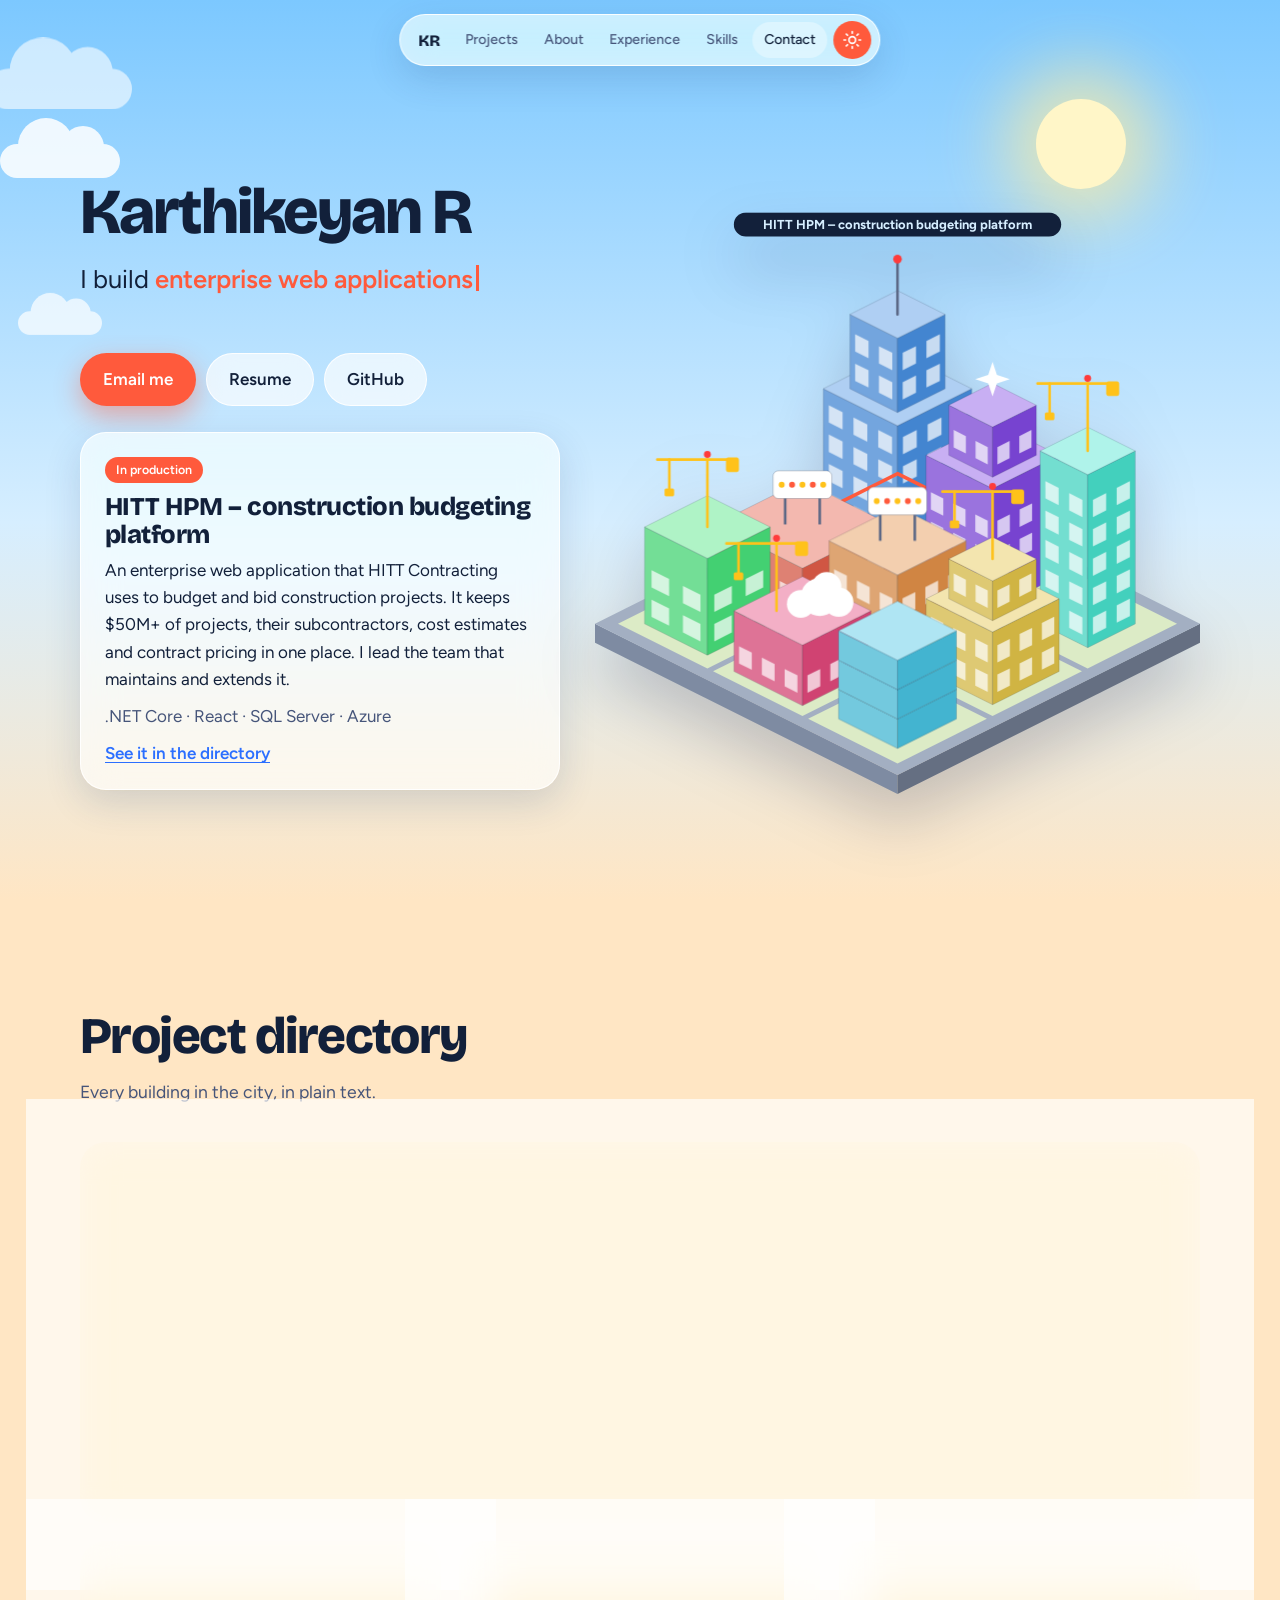
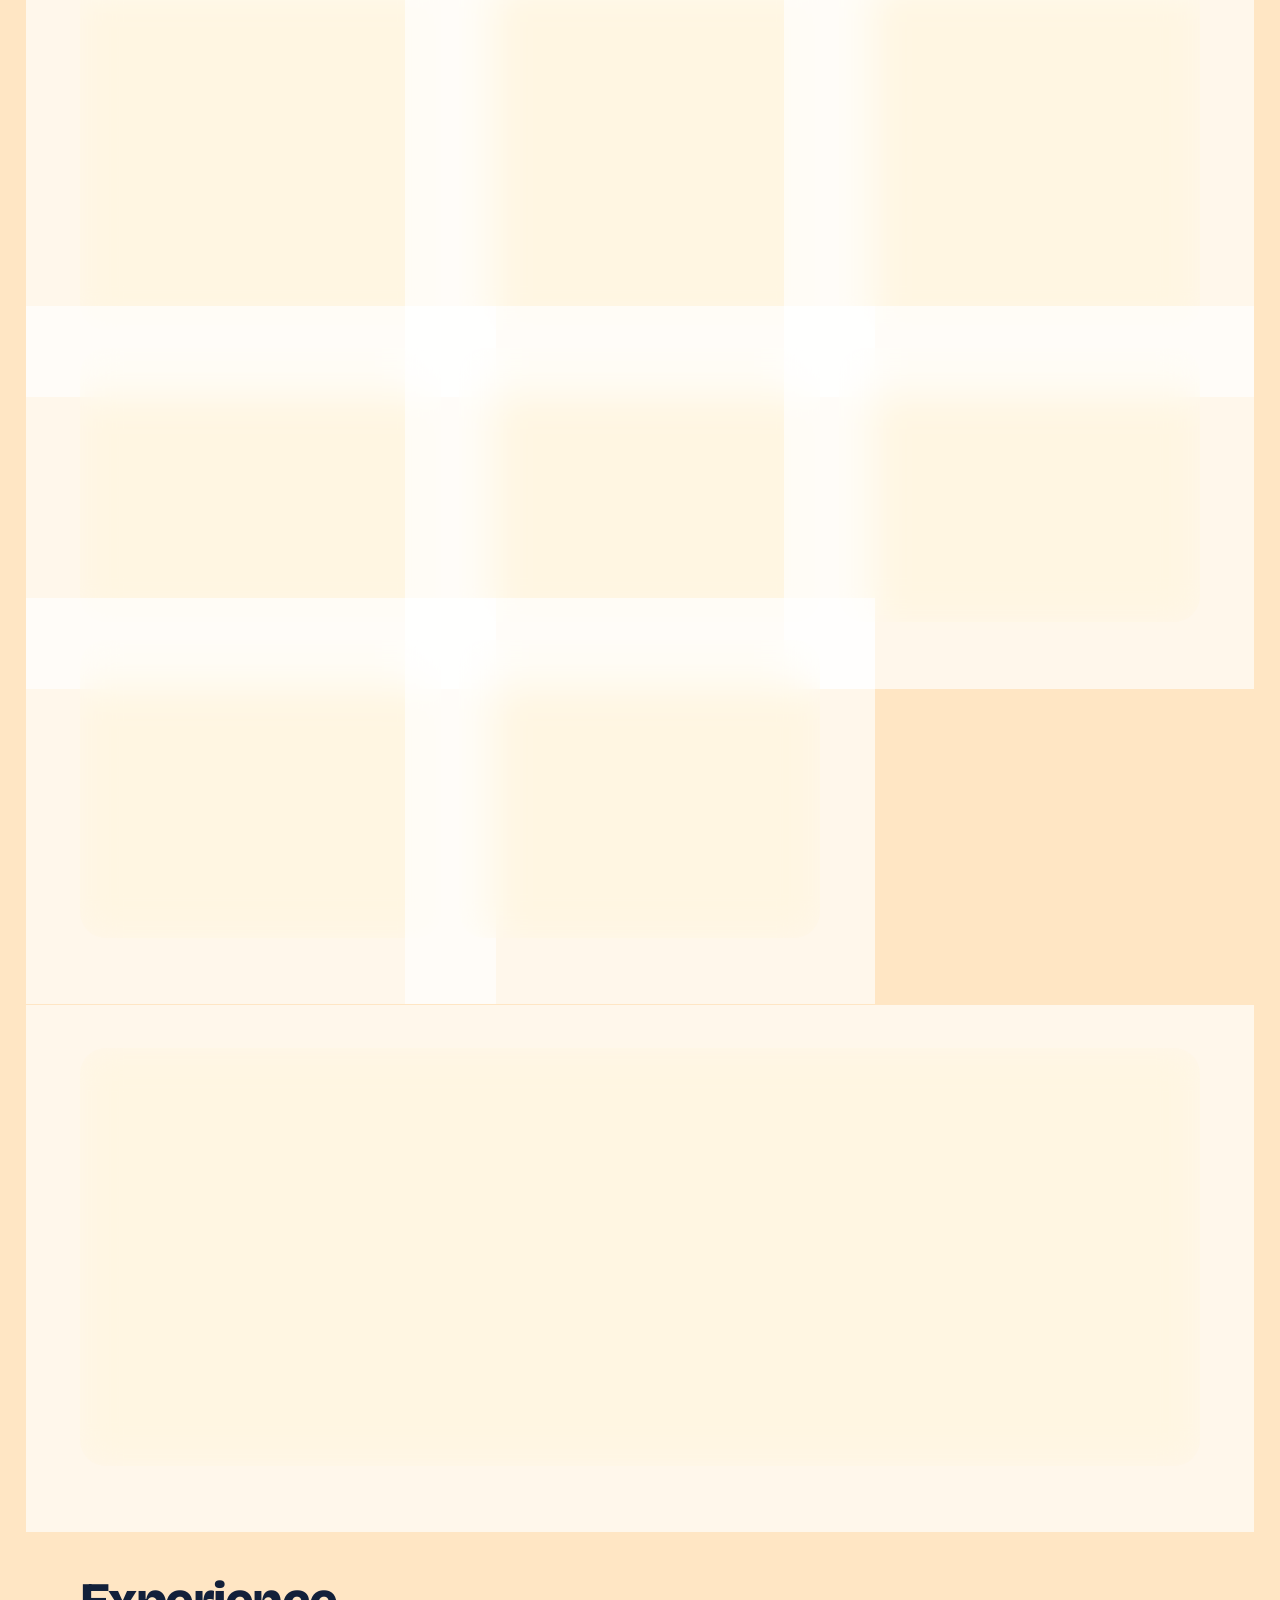
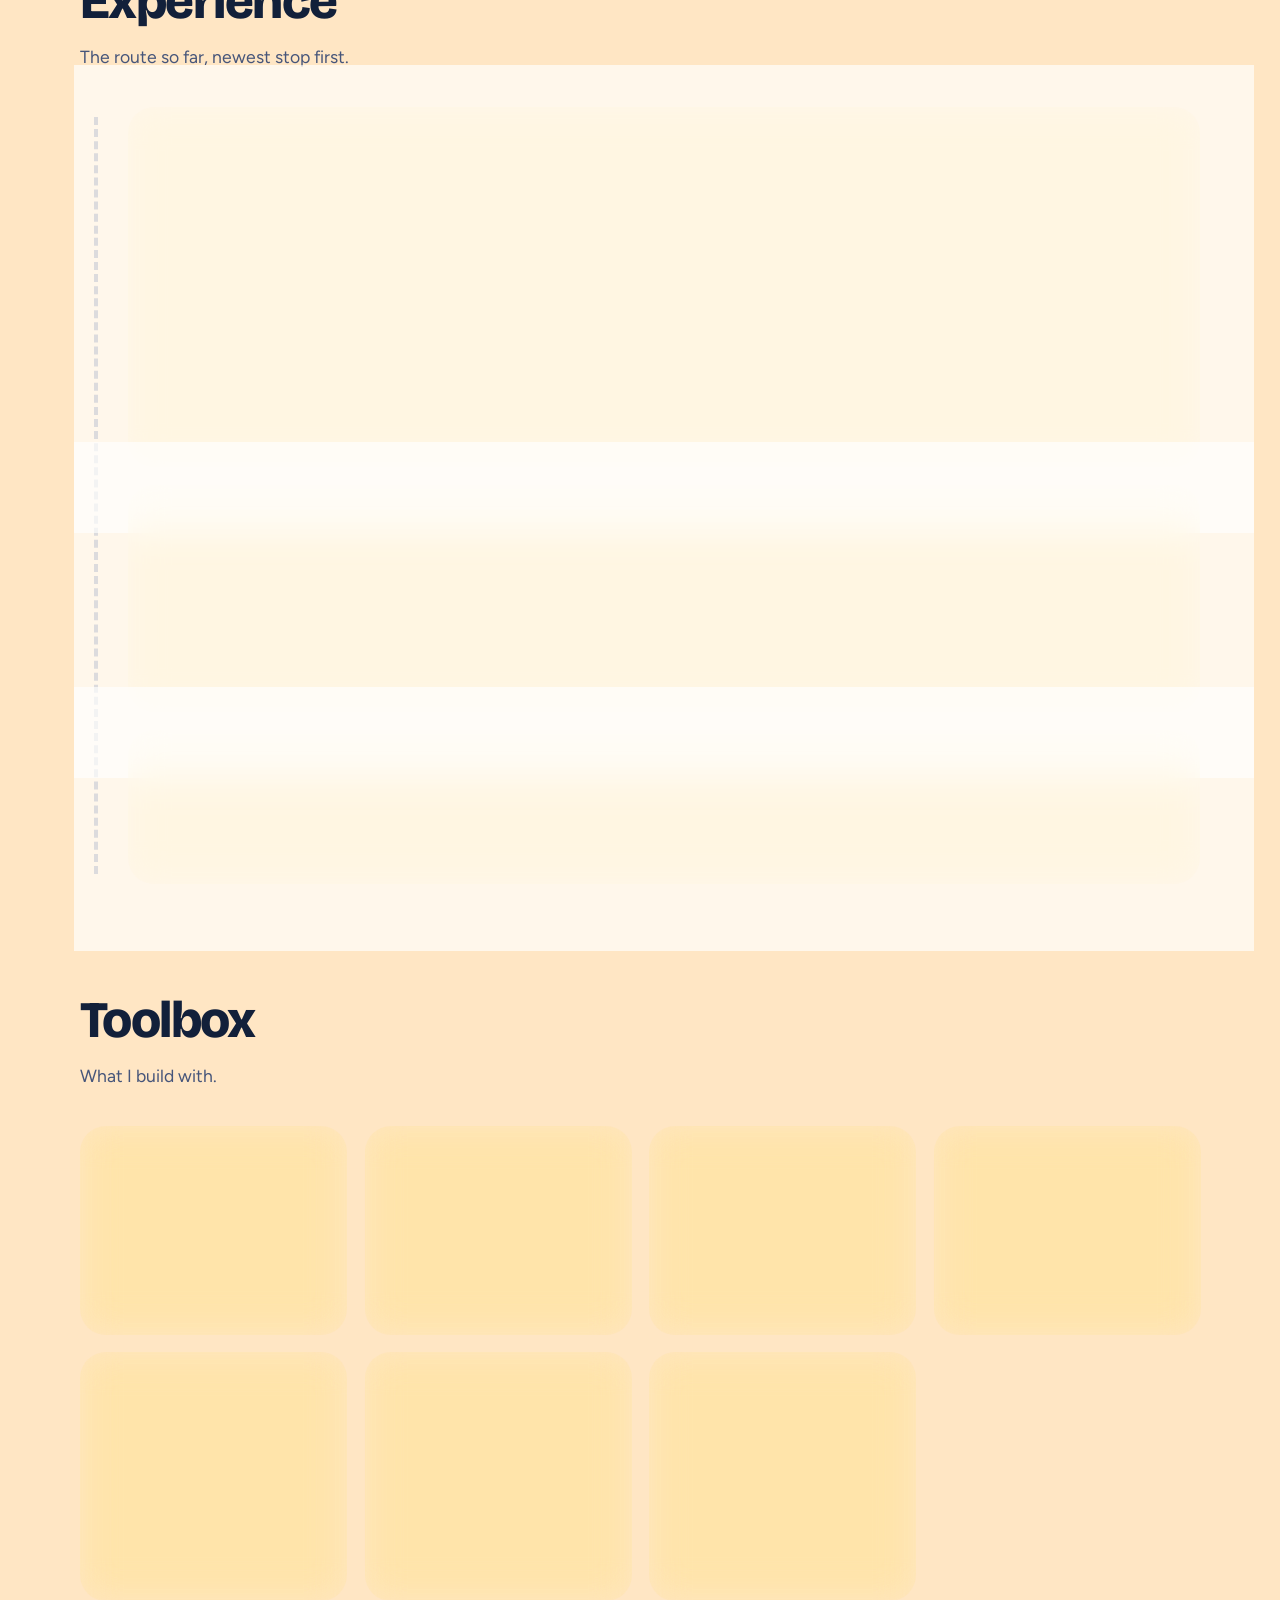
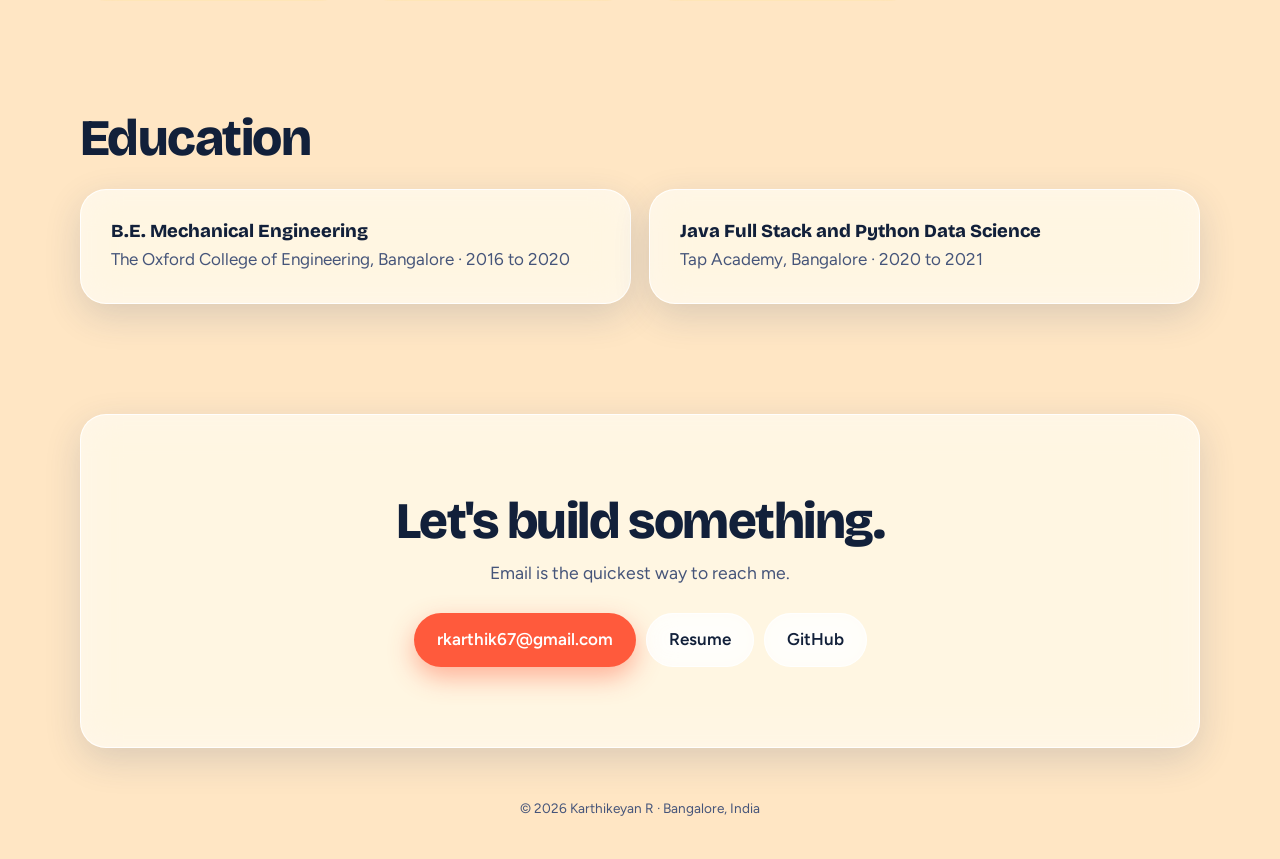
<file: index.html>
<!doctype html>
<html lang="en">
<head>
<meta charset="utf-8">
<meta name="viewport" content="width=device-width, initial-scale=1">
<title>Karthikeyan R – Software Developer</title>
<meta name="description" content="Karthikeyan R is a full-stack software developer in Bangalore building enterprise web apps in .NET, Java and React, and AI agents. Explore the projects as a city.">
<meta property="og:title" content="Karthikeyan R – Software Developer">
<meta property="og:description" content="Enterprise web apps, cloud and AI agents. Explore my projects as a city.">
<meta name="theme-color" content="#8fd0ff">
<link rel="icon" href="data:image/svg+xml,%3Csvg xmlns='http://www.w3.org/2000/svg' viewBox='0 0 64 64'%3E%3Crect width='64' height='64' rx='14' fill='%23ff5a3c'/%3E%3Cpath d='M32 10l20 11v22L32 54 12 43V21z' fill='%23fff' opacity='.9'/%3E%3Cpath d='M32 10l20 11-20 11-20-11z' fill='%23ffd2c8'/%3E%3C/svg%3E">
<link rel="preconnect" href="https://fonts.googleapis.com">
<link rel="preconnect" href="https://fonts.gstatic.com" crossorigin>
<link href="https://fonts.googleapis.com/css2?family=Bricolage+Grotesque:opsz,wght@12..96,600;12..96,800&family=Figtree:wght@400;500;600&display=swap" rel="stylesheet">
<style>
:root{
  --sky1:#7cc8ff;--sky2:#d6eeff;--sky3:#ffe6c4;
  --text:#12203a;--text2:#46557a;--card:rgba(255,255,255,.66);--cardline:rgba(255,255,255,.9);--shadow:0 12px 36px rgba(30,60,110,.16);
  --accent:#ff5a3c;--accent-ink:#fff;--accent2:#2b6fff;
  --road:#a3afc2;--lawn:#dcebc6;--slab:#7e8ba2;--ring:#ff5a3c;
  --font-d:"Bricolage Grotesque","Trebuchet MS",system-ui,sans-serif;--font-b:Figtree,system-ui,-apple-system,"Segoe UI",sans-serif;
  --top-s:74%;--top-l:82%;--left-s:62%;--left-l:66%;--right-s:60%;--right-l:54%;
  --win:rgba(255,255,255,.7);--win-off:rgba(255,255,255,.35);
}
:root[data-theme="night"]{
  --sky1:#080a2a;--sky2:#1c1a52;--sky3:#5a2d66;
  --text:#eef0ff;--text2:#aeb4dc;--card:rgba(24,26,76,.55);--cardline:rgba(165,175,255,.28);--shadow:0 12px 36px rgba(0,0,10,.5);
  --accent:#ffb347;--accent-ink:#261500;--accent2:#8fb0ff;
  --road:#1c2050;--lawn:#2b3b63;--slab:#12153a;--ring:#ffb347;
  --top-s:40%;--top-l:42%;--left-s:34%;--left-l:30%;--right-s:34%;--right-l:23%;
  --win:#ffd982;--win-off:#2a3060;
}
@media (prefers-color-scheme:dark){
  :root:not([data-theme="day"]){
    --sky1:#080a2a;--sky2:#1c1a52;--sky3:#5a2d66;
    --text:#eef0ff;--text2:#aeb4dc;--card:rgba(24,26,76,.55);--cardline:rgba(165,175,255,.28);--shadow:0 12px 36px rgba(0,0,10,.5);
    --accent:#ffb347;--accent-ink:#261500;--accent2:#8fb0ff;
    --road:#1c2050;--lawn:#2b3b63;--slab:#12153a;--ring:#ffb347;
    --top-s:40%;--top-l:42%;--left-s:34%;--left-l:30%;--right-s:34%;--right-l:23%;
    --win:#ffd982;--win-off:#2a3060;
  }
}
*{box-sizing:border-box}
html{scroll-behavior:smooth;scroll-padding-top:90px}
body{margin:0;color:var(--text);font:400 1.0625rem/1.6 var(--font-b);overflow-x:hidden;background:var(--sky3);-webkit-font-smoothing:antialiased}
a{color:inherit;text-underline-offset:3px}
:focus-visible{outline:3px solid var(--accent2);outline-offset:3px;border-radius:8px}
.skip{position:absolute;left:-999px}.skip:focus{left:12px;top:12px;background:var(--accent);color:var(--accent-ink);padding:8px 14px;border-radius:999px;z-index:50}
.wrap{width:min(1120px,100% - 40px);margin-inline:auto}

/* sky */
.sky{position:fixed;inset:0;z-index:-2;background:linear-gradient(180deg,var(--sky1) 0%,var(--sky2) 58%,var(--sky3) 100%);transition:background .6s}
.orb{position:fixed;z-index:-2;top:11vh;right:12vw;width:90px;height:90px;border-radius:50%;background:#fff6c8;box-shadow:0 0 70px 30px rgba(255,236,160,.75);transition:all .6s}
:root[data-theme="night"] .orb{background:#f4f1ff;box-shadow:0 0 50px 14px rgba(190,190,255,.45);width:70px;height:70px}
@media (prefers-color-scheme:dark){:root:not([data-theme="day"]) .orb{background:#f4f1ff;box-shadow:0 0 50px 14px rgba(190,190,255,.45);width:70px;height:70px}}
.cloud{position:fixed;z-index:-1;height:34px;width:120px;border-radius:40px;background:#fff;opacity:.85;animation:drift linear infinite}
.cloud::before,.cloud::after{content:"";position:absolute;background:#fff;border-radius:50%}
.cloud::before{width:56px;height:56px;left:18px;top:-26px}.cloud::after{width:42px;height:42px;left:62px;top:-18px}
.cloud.c1{top:16vh;animation-duration:110s;animation-delay:-20s}
.cloud.c2{top:34vh;transform:scale(.7);animation-duration:150s;animation-delay:-90s;opacity:.7}
.cloud.c3{top:8vh;transform:scale(1.2);animation-duration:190s;animation-delay:-140s;opacity:.6}
@keyframes drift{from{left:-200px}to{left:105vw}}
:root[data-theme="night"] .cloud{opacity:.07}
@media (prefers-color-scheme:dark){:root:not([data-theme="day"]) .cloud{opacity:.07}}
.stars{position:fixed;inset:0;z-index:-1;opacity:0;transition:opacity .6s;pointer-events:none}
:root[data-theme="night"] .stars{opacity:1}
@media (prefers-color-scheme:dark){:root:not([data-theme="day"]) .stars{opacity:1}}
.stars i{position:absolute;width:2px;height:2px;border-radius:50%;background:#fff;animation:tw 3s ease-in-out infinite}
@keyframes tw{50%{opacity:.25}}

/* nav */
.nav{position:fixed;top:14px;left:50%;transform:translateX(-50%);z-index:30;display:flex;align-items:center;gap:6px;padding:6px 8px 6px 18px;border-radius:999px;
  background:var(--card);border:1px solid var(--cardline);box-shadow:var(--shadow);backdrop-filter:blur(18px) saturate(170%);-webkit-backdrop-filter:blur(18px) saturate(170%);max-width:calc(100% - 20px)}
.nav b{font:800 1rem var(--font-d);letter-spacing:-.02em;margin-right:8px;white-space:nowrap}
.nav ul{list-style:none;margin:0;padding:0;display:flex;gap:2px}
.nav ul a{display:block;text-decoration:none;font-size:.88rem;font-weight:500;color:var(--text2);padding:7px 12px;border-radius:999px}
.nav ul a:hover,.nav ul a[aria-current="true"]{color:var(--text);background:rgba(255,255,255,.35)}
:root[data-theme="night"] .nav ul a:hover,:root[data-theme="night"] .nav ul a[aria-current="true"]{background:rgba(255,255,255,.1)}
.tgl{width:38px;height:38px;border-radius:50%;border:0;cursor:pointer;background:var(--accent);color:var(--accent-ink);display:grid;place-items:center}
.tgl svg{width:20px;height:20px;fill:none;stroke:currentColor;stroke-width:2;stroke-linecap:round;stroke-linejoin:round}
.tgl .moon{display:none}
:root[data-theme="night"] .tgl .sun{display:none}:root[data-theme="night"] .tgl .moon{display:block}
@media (prefers-color-scheme:dark){:root:not([data-theme="day"]) .tgl .sun{display:none}:root:not([data-theme="day"]) .tgl .moon{display:block}}

/* hero */
.hero{min-height:100vh;padding:110px 0 40px;display:grid;grid-template-columns:minmax(0,.9fr) minmax(0,1.1fr);gap:20px;align-items:center}
h1{font:800 clamp(2.4rem,5vw,4.3rem)/1 var(--font-d);letter-spacing:-.035em;margin:0 0 18px;white-space:nowrap}
.typed-line{font-size:clamp(1.25rem,2.4vw,1.6rem);line-height:1.35;min-height:2.7em;margin:0 0 22px;max-width:20em}
.typed-line .typed{font-weight:600;color:var(--accent)}
:root[data-theme="night"] .typed-line .typed{color:var(--accent)}
.caret{display:inline-block;width:3px;height:1.05em;background:var(--accent);vertical-align:-.15em;margin-left:3px;animation:blink 1s steps(1) infinite}
@keyframes blink{50%{opacity:0}}
.cta{display:flex;flex-wrap:wrap;gap:10px;margin-bottom:26px}
.btn{display:inline-flex;align-items:center;padding:12px 22px;border-radius:999px;font-weight:600;text-decoration:none;background:var(--card);border:1px solid var(--cardline);backdrop-filter:blur(14px);-webkit-backdrop-filter:blur(14px);transition:transform .2s}
.btn:hover{transform:translateY(-2px)}
.btn.primary{background:var(--accent);color:var(--accent-ink);border-color:transparent;box-shadow:0 10px 26px color-mix(in srgb,var(--accent) 45%,transparent)}
.detail{background:var(--card);border:1px solid var(--cardline);border-radius:26px;padding:22px 24px;box-shadow:var(--shadow);backdrop-filter:blur(18px) saturate(170%);-webkit-backdrop-filter:blur(18px) saturate(170%);max-width:480px;min-height:210px}
.detail .hint{font-size:.85rem;color:var(--text2);margin:0 0 6px}
.detail h2{font:800 1.6rem/1.1 var(--font-d);letter-spacing:-.02em;margin:0 0 8px}
.detail p{margin:0 0 10px;color:var(--text2)}
.detail .sum{color:var(--text)}
.chip{display:inline-block;font-size:.78rem;font-weight:600;padding:3px 11px;border-radius:999px;background:var(--accent);color:var(--accent-ink);margin-bottom:10px}
.chip.built{background:rgba(120,140,170,.25);color:var(--text)}
.detail .more{font-weight:600;color:var(--accent2)}

/* city */
.city{position:relative;perspective:1400px;min-width:0}
.city svg{width:100%;height:auto;display:block;overflow:visible;transform:rotateX(calc(var(--py,0)*-3deg)) rotateY(calc(var(--px,0)*5deg));transition:transform .25s ease-out;filter:drop-shadow(0 30px 30px rgba(0,0,40,.18))}
.plat-side{fill:var(--slab)}.plat-top{fill:var(--road)}.plot{fill:var(--lawn);transition:fill .4s}
.f-top{fill:hsl(var(--h) var(--top-s) var(--top-l))}
.f-left{fill:hsl(var(--h) var(--left-s) var(--left-l))}
.f-right{fill:hsl(var(--h) var(--right-s) var(--right-l))}
.f-top,.f-left,.f-right{stroke:rgba(10,20,50,.18);stroke-width:1;stroke-linejoin:round;transition:fill .5s}
.w{fill:var(--win)}.w.off{fill:var(--win-off)}
.bld{cursor:pointer;transition:transform .3s cubic-bezier(.2,.8,.3,1.3)}
.bld:hover,.bld:focus-visible,.bld.sel{transform:translateY(-12px)}
.bld:focus,.bld:focus-visible{outline:none}
.bld:focus-visible .ring,.bld.sel .ring{opacity:1}
.ring{fill:none;stroke:var(--ring);stroke-width:4;opacity:0;transition:opacity .2s}
.grow{animation:grow .9s cubic-bezier(.2,.9,.3,1.2) both}
@keyframes grow{from{transform:scaleY(0);opacity:0}to{transform:scaleY(1);opacity:1}}
.tag{opacity:0;transition:opacity .2s;pointer-events:none}
.bld:hover .tag,.bld:focus-visible .tag,.bld.sel .tag{opacity:1}
.tag rect{fill:var(--text)}.tag text{fill:var(--sky2);font:700 15px var(--font-b);text-anchor:middle}
:root[data-theme="night"] .tag rect{fill:#fff}:root[data-theme="night"] .tag text{fill:#12142e}
.crane line,.crane rect{stroke:#ffc21a;fill:#ffc21a}.crane line{stroke-width:3;stroke-linecap:round}
.crane .jib{transform-origin:var(--ox) var(--oy);animation:sway 6s ease-in-out infinite alternate}
@keyframes sway{from{transform:rotate(-5deg)}to{transform:rotate(5deg)}}
.beacon{fill:#ff3b3b;animation:blink 1.4s steps(1) infinite}
.spark{fill:#fff;animation:pulse 2s ease-in-out infinite;transform-box:fill-box;transform-origin:center}
@keyframes pulse{50%{transform:scale(1.35);opacity:.7}}
.cl{fill:#fff}.sign{fill:#fff;stroke:rgba(10,20,50,.25)}

/* sections */
section{padding:110px 0 0}
h2.sec{font:800 clamp(2rem,4.6vw,3.2rem)/1.05 var(--font-d);letter-spacing:-.03em;margin:0 0 14px}
.sub{color:var(--text2);max-width:36em;margin:0 0 36px;font-size:1.1rem}
.card{background:var(--card);border:1px solid var(--cardline);border-radius:26px;padding:clamp(20px,3vw,30px);box-shadow:var(--shadow);backdrop-filter:blur(18px) saturate(170%);-webkit-backdrop-filter:blur(18px) saturate(170%)}
.about p{font-size:clamp(1.25rem,2.6vw,1.8rem);line-height:1.4;font-weight:500;letter-spacing:-.015em;margin:0 0 .8em;max-width:30em}
.about p.dim{color:var(--text2)}

.dir{display:grid;grid-template-columns:repeat(auto-fill,minmax(310px,1fr));gap:18px}
.proj h3{font:800 1.3rem/1.15 var(--font-d);letter-spacing:-.02em;margin:0 0 8px}
.proj .sum{margin:0 0 10px}.proj .tags{color:var(--text2);font-size:.9rem;margin:10px 0 0}
.proj ul{margin:8px 0;padding-left:1.1em;color:var(--text2)}.proj li{margin:4px 0}.proj li b{color:var(--text)}
.proj.wide{grid-column:1/-1}
.proj .links a{font-weight:600;margin-right:14px;color:var(--accent2)}
.proj:target{outline:3px solid var(--accent);outline-offset:4px}

.road{position:relative;margin-left:14px;padding-left:34px;display:grid;gap:18px}
.road::before{content:"";position:absolute;left:0;top:10px;bottom:10px;border-left:4px dashed color-mix(in srgb,var(--text2) 55%,transparent)}
.stop{position:relative}
.stop::before{content:"";position:absolute;left:-43px;top:26px;width:20px;height:20px;border-radius:50%;background:var(--c,var(--accent));border:4px solid var(--sky2);box-shadow:0 0 0 3px var(--c,var(--accent))}
.stop h3{font:800 1.3rem/1.2 var(--font-d);letter-spacing:-.02em;margin:0}
.stop .when{color:var(--text2);margin:4px 0 12px;font-size:.95rem}
.stop ul{margin:0;padding-left:1.15em}.stop li{margin:6px 0}.stop p{margin:0}

.tool{display:grid;grid-template-columns:repeat(auto-fit,minmax(250px,1fr));gap:18px}
.tool h3{font:800 1.1rem var(--font-d);margin:0 0 12px}
.tool div div{display:flex;flex-wrap:wrap;gap:8px}
.tool span{font-size:.88rem;font-weight:500;padding:5px 13px;border-radius:12px;background:hsl(var(--h) 85% 88%);color:hsl(var(--h) 60% 24%)}
:root[data-theme="night"] .tool span{background:hsl(var(--h) 36% 24%);color:hsl(var(--h) 80% 86%)}
@media (prefers-color-scheme:dark){:root:not([data-theme="day"]) .tool span{background:hsl(var(--h) 36% 24%);color:hsl(var(--h) 80% 86%)}}
.edu{display:grid;grid-template-columns:repeat(auto-fit,minmax(280px,1fr));gap:18px}
.edu strong{display:block;font:800 1.15rem var(--font-d);margin-bottom:4px}.edu span{color:var(--text2)}
.contact{text-align:center;padding:clamp(40px,8vw,80px) 20px}
.contact h2{margin-bottom:10px}.contact .sub{margin:0 auto 26px}
.contact .cta{justify-content:center;margin:0}
footer{padding:50px 0 40px;text-align:center;color:var(--text2);font-size:.85rem}

.js .rv{opacity:0;transform:translateY(22px);transition:opacity .7s,transform .7s}
.js .rv.in{opacity:1;transform:none}

@media (max-width:900px){
  .hero{grid-template-columns:1fr;padding-top:96px;min-height:0}
  .detail{max-width:none}
  .nav b{display:none}.nav ul a{padding:7px 9px;font-size:.8rem}.nav ul li:nth-child(n+5){display:none}
  .hero>div:first-child{display:contents}
  .hero h1{order:1;margin:0}.typed-line{order:2}.hero .cta{order:3}.city{order:4}.detail{order:5}
  .road{margin-left:8px;padding-left:28px}.stop::before{left:-37px}
}
@media (prefers-reduced-motion:reduce){
  *{animation:none!important;transition:none!important;scroll-behavior:auto!important}
  .js .rv{opacity:1;transform:none}
}
</style>
<script>document.documentElement.classList.add('js')</script>
</head>
<body>
<a class="skip" href="#main">Skip to content</a>
<div class="sky" aria-hidden="true"></div><div class="orb" aria-hidden="true"></div>
<div class="cloud c1" aria-hidden="true"></div><div class="cloud c2" aria-hidden="true"></div><div class="cloud c3" aria-hidden="true"></div>
<div class="stars" aria-hidden="true"></div>

<header class="nav">
  <b>KR</b>
  <nav aria-label="Sections"><ul>
    <li><a href="#projects">Projects</a></li>
    <li><a href="#about">About</a></li>
    <li><a href="#experience">Experience</a></li>
    <li><a href="#skills">Skills</a></li>
    <li><a href="#contact">Contact</a></li>
  </ul></nav>
  <button class="tgl" id="theme" type="button" aria-label="Switch between day and night" aria-pressed="false">
    <svg class="sun" viewBox="0 0 24 24"><circle cx="12" cy="12" r="4"/><path d="M12 2v2M12 20v2M4.9 4.9l1.4 1.4M17.7 17.7l1.4 1.4M2 12h2M20 12h2M4.9 19.1l1.4-1.4M17.7 6.3l1.4-1.4"/></svg>
    <svg class="moon" viewBox="0 0 24 24"><path d="M21 12.8A9 9 0 1111.2 3a7 7 0 009.8 9.8z"/></svg>
  </button>
</header>

<main id="main">
<div class="wrap">
  <div class="hero">
    <div>
      <h1>Karthikeyan R</h1>
      <p class="typed-line" aria-label="I build and maintain enterprise web applications, and I'm building AI agents on the side.">I build <span class="typed" aria-hidden="true">enterprise web applications</span><span class="caret" aria-hidden="true"></span></p>
      <div class="cta">
        <a class="btn primary" href="mailto:rkarthik67@gmail.com">Email me</a>
        <a class="btn" href="resume.html">Resume</a>
        <a class="btn" href="https://github.com/rKarthik67">GitHub</a>
      </div>
      <div class="detail" id="detail" aria-live="polite">
        <p class="hint">My projects are a city. Pick a building. Buildings with a crane are still under construction.</p>
      </div>
    </div>
    <div class="city" id="city" aria-label="Interactive city of my projects"></div>
  </div>

  <section id="projects">
    <h2 class="sec rv">Project directory</h2>
    <p class="sub rv">Every building in the city, in plain text.</p>
    <div class="dir" id="dir">
      <article class="proj card wide rv" id="p-hpm" data-id="hpm">
        <h3>HITT HPM – construction budgeting platform</h3>
        <span class="chip" data-status>In production</span>
        <p class="sum">An enterprise web application that HITT Contracting uses to budget and bid construction projects. It keeps $50M+ of projects, their subcontractors, cost estimates and contract pricing in one place. I lead the team that maintains and extends it.</p>
        <ul>
          <li><b>Real-time bidding analytics</b> and automated supply chain tracking.</li>
          <li><b>CRM sync</b> through Azure Logic Apps, plus a subcontractor backlog import from JDE.</li>
          <li><b>Pricing calculations</b> that link contract value, fees and insurance cost.</li>
          <li><b>Azure CI/CD</b> with 99.9% availability and disaster recovery.</li>
          <li><b>40% faster and 75% fewer production bugs</b> after refactoring and new QA practices.</li>
        </ul>
        <p class="tags">.NET Core · React · SQL Server · Azure</p>
      </article>
      <article class="proj card rv" id="p-precon" data-id="precon">
        <h3>NCC Precon AI</h3>
        <span class="chip built" data-status>AI assistant</span>
        <p class="sum">An assistant for pre-construction work. It answers questions from project and estimating data using retrieval-augmented generation (RAG), and a team of construction agents handles the surrounding tasks.</p>
        <p class="tags">RAG · AI agents · .NET · React</p>
      </article>
      <article class="proj card rv" id="p-theater" data-id="theater">
        <h3>ARKTheater</h3>
        <span class="chip built" data-status>Built</span>
        <p class="sum">A movie and TV app for Android, iOS, macOS, Windows and web from one Flutter codebase, with TMDB browsing, a watchlist and native playback.</p>
        <p class="tags">Flutter · Dart · TMDB</p>
      </article>
      <article class="proj card rv" id="p-movies" data-id="movies">
        <h3>Movies &amp; TV Shows web apps</h3>
        <span class="chip built" data-status>Built</span>
        <p class="sum">Two web versions of my TMDB-based browsing app. One is a React site deployed on Netlify. The other, Ark Play, is plain JavaScript with a watchlist, shared watchlists and light and dark themes.</p>
        <p class="tags">React · JavaScript · TMDB</p>
        <p class="links"><a href="https://github.com/rKarthik67/Movie-and-tv-show-2">React source</a><a href="https://github.com/rKarthik67/ark-theater-play-web">Ark Play source</a></p>
      </article>
      <article class="proj card rv" id="p-clara" data-id="clara">
        <h3>C.L.A.R.A.</h3>
        <span class="chip" data-status>In progress</span>
        <p class="sum">An open-source personal AI agent with a memory palace and local-first voice, for Windows, Linux and macOS.</p>
        <p class="tags">Rust · Python · Node</p>
      </article>
      <article class="proj card rv" id="p-kai" data-id="kai">
        <h3>Kai Agent v2</h3>
        <span class="chip" data-status>In progress</span>
        <p class="sum">A personal AI agent that runs code, reads files, searches the web, generates images and offers a terminal in the browser.</p>
        <p class="tags">Node.js · WebSocket</p>
      </article>
      <article class="proj card rv" id="p-hoehwa" data-id="hoehwa">
        <h3>Hoehwa Kaiwa</h3>
        <span class="chip" data-status>In progress</span>
        <p class="sum">A conversation-practice app for learning Korean and Japanese, powered by Azure OpenAI.</p>
        <p class="tags">React · Express · Azure OpenAI</p>
      </article>
      <article class="proj card rv" id="p-oci" data-id="oci">
        <h3>ARKVideoScrapper on Oracle Cloud</h3>
        <span class="chip" data-status>In progress</span>
        <p class="sum">Deploying the service to an Oracle Cloud VM in the Mumbai region from a written plan.</p>
        <p class="tags">Oracle Cloud (OCI) · Node.js</p>
      </article>
      <article class="proj card rv" id="p-sql" data-id="sql">
        <h3>SQL Server tools for AI assistants</h3>
        <span class="chip built" data-status>Built</span>
        <p class="sum">MCP servers that connect SQL Server databases to Claude Code and Claude Desktop, set up with security best practices.</p>
        <p class="tags">SQL Server · MCP</p>
      </article>
    </div>
  </section>

  <section id="about">
    <div class="card about rv">
      <h2 class="sec">About</h2>
      <p>I'm a full-stack developer in Bangalore with more than five years of experience in .NET Core, Java with Spring Boot, React and SQL Server, deployed on Azure and AWS.</p>
      <p class="dim">Today I lead the team that maintains HITT Contracting's construction budgeting platform. Outside work I'm building AI agents and cross-platform apps.</p>
    </div>
  </section>

  <section id="experience">
    <h2 class="sec rv">Experience</h2>
    <p class="sub rv">The route so far, newest stop first.</p>
    <div class="road">
      <article class="stop card rv" style="--c:var(--accent)">
        <h3>Team Lead, Software Developer – NCC Associates</h3>
        <p class="when">September 2024 to present · Remote, for HITT Contracting Inc. (US client)</p>
        <ul>
          <li>Lead the team that maintains and extends an enterprise construction budgeting application.</li>
          <li>Refactored it for 40% better performance and 60% less technical debt.</li>
          <li>Shipped real-time bidding analytics and automated supply chain tracking.</li>
          <li>Worked with cloud architects on Azure CI/CD pipelines, reaching 99.9% availability with disaster recovery in place.</li>
          <li>Introduced code review and testing practices that cut production bugs by 75%.</li>
          <li>Built Azure Logic Apps that sync CRM opportunities, and fixed Azure SQL Managed Instance linked-server issues.</li>
          <li>Mentored three junior developers in React, .NET Core and SQL Server.</li>
        </ul>
      </article>
      <article class="stop card rv" style="--c:var(--accent2)">
        <h3>Software Developer – Tata Consultancy Services</h3>
        <p class="when">December 2021 to January 2025 · Bangalore</p>
        <ul>
          <li>Built a client management web application from scratch with Spring Boot, React and Python, mostly on the backend.</li>
          <li>Added Keycloak authentication and authorization, and deployed with Docker on AWS using Jenkins, GitLab and Bitbucket.</li>
          <li>Developed a mobile identification service that replaced SIM-based verification with app-based sign-in and single sign-on.</li>
        </ul>
      </article>
      <article class="stop card rv" style="--c:#2fbf71">
        <h3>Internship Trainee – Hindustan Aeronautics Limited</h3>
        <p class="when">July to November 2019 · Bangalore</p>
        <p>Worked on aircraft manufacturing and maintenance operations.</p>
      </article>
    </div>
  </section>

  <section id="skills">
    <h2 class="sec rv">Toolbox</h2>
    <p class="sub rv">What I build with.</p>
    <div class="tool">
      <div class="card rv" style="--h:212"><h3>Languages</h3><div><span>C#</span><span>Java</span><span>Python</span><span>JavaScript</span><span>Dart</span><span>SQL</span></div></div>
      <div class="card rv" style="--h:262"><h3>Backend</h3><div><span>.NET Core</span><span>Spring Boot</span><span>FastAPI</span><span>Node.js</span><span>Express</span></div></div>
      <div class="card rv" style="--h:8"><h3>Frontend</h3><div><span>React</span><span>Flutter</span><span>HTML and CSS</span></div></div>
      <div class="card rv" style="--h:150"><h3>Data</h3><div><span>SQL Server</span><span>Azure SQL MI</span><span>PostgreSQL</span><span>MySQL</span></div></div>
      <div class="card rv" style="--h:192"><h3>Cloud and DevOps</h3><div><span>Azure</span><span>AWS</span><span>Oracle Cloud</span><span>Docker</span><span>CI/CD</span><span>Jenkins</span><span>GitLab</span><span>Git</span></div></div>
      <div class="card rv" style="--h:32"><h3>Identity</h3><div><span>Keycloak</span><span>Okta</span><span>Entra ID</span><span>OAuth 2.0</span><span>OIDC</span><span>JWT</span></div></div>
      <div class="card rv" style="--h:320"><h3>AI tools</h3><div><span>AI agents</span><span>Agent skills</span><span>Azure OpenAI</span><span>Ollama</span><span>Claude</span><span>MCP</span><span>RAG</span></div></div>
    </div>
  </section>

  <section id="education">
    <h2 class="sec rv">Education</h2>
    <div class="edu" style="margin-top:24px">
      <div class="card rv"><strong>B.E. Mechanical Engineering</strong><span>The Oxford College of Engineering, Bangalore · 2016 to 2020</span></div>
      <div class="card rv"><strong>Java Full Stack and Python Data Science</strong><span>Tap Academy, Bangalore · 2020 to 2021</span></div>
    </div>
  </section>

  <section id="contact">
    <div class="card contact rv">
      <h2 class="sec">Let's build something.</h2>
      <p class="sub">Email is the quickest way to reach me.</p>
      <div class="cta">
        <a class="btn primary" href="mailto:rkarthik67@gmail.com">rkarthik67@gmail.com</a>
        <a class="btn" href="resume.html">Resume</a>
        <a class="btn" href="https://github.com/rKarthik67">GitHub</a>
      </div>
    </div>
  </section>
</div>
</main>
<footer>© 2026 Karthikeyan R · Bangalore, India</footer>

<script>
(function(){
  var root=document.documentElement;
  var reduce=window.matchMedia('(prefers-reduced-motion: reduce)').matches;

  /* theme */
  var btn=document.getElementById('theme');
  function isNight(){var t=root.getAttribute('data-theme');return t?t==='night':window.matchMedia('(prefers-color-scheme: dark)').matches}
  function sync(){btn.setAttribute('aria-pressed',isNight()?'true':'false')}
  try{var saved=localStorage.getItem('kr-theme');if(saved)root.setAttribute('data-theme',saved)}catch(e){}
  btn.addEventListener('click',function(){
    var next=isNight()?'day':'night';root.setAttribute('data-theme',next);
    try{localStorage.setItem('kr-theme',next)}catch(e){}
    sync();rewindows();
  });
  sync();

  /* stars */
  var st=document.querySelector('.stars');
  for(var i=0;i<70;i++){var s=document.createElement('i');s.style.left=(Math.random()*100)+'%';s.style.top=(Math.random()*62)+'%';s.style.animationDelay=(Math.random()*3)+'s';st.appendChild(s)}

  /* typing */
  var el=document.querySelector('.typed');
  var words=['enterprise web applications','cloud systems on Azure','AI agents and RAG assistants','cross-platform apps in Flutter'];
  if(el&&!reduce){
    var wi=0,c=0,del=false;el.textContent='';
    (function tick(){
      var t=words[wi];c+=del?-1:1;el.textContent=t.slice(0,c);
      var d=del?26:62;
      if(!del&&c===t.length){d=1700;del=true}else if(del&&c===0){del=false;wi=(wi+1)%words.length;d=350}
      setTimeout(tick,d);
    })();
  }

  /* the city */
  var NS='http://www.w3.org/2000/svg',TW=220,TH=110;
  var cfg=[
    {id:'hpm',gx:0,gy:0,h:212,layers:[[.78,150],[.5,86]],roof:'antenna'},
    {id:'precon',gx:1,gy:0,h:262,layers:[[.7,140],[.46,58]],roof:'spark'},
    {id:'clara',gx:2,gy:0,h:172,layers:[[.5,200]],roof:'crane',wip:1},
    {id:'theater',gx:0,gy:1,h:8,layers:[[.92,60]],roof:'sign'},
    {id:'movies',gx:1,gy:1,h:28,layers:[[.72,96]],roof:'sign'},
    {id:'hoehwa',gx:2,gy:1,h:48,layers:[[.7,84],[.46,46]],roof:'crane',wip:1},
    {id:'kai',gx:0,gy:2,h:140,layers:[[.66,112]],roof:'crane',wip:1},
    {id:'oci',gx:1,gy:2,h:340,layers:[[.72,70]],roof:'cloudcrane',wip:1},
    {id:'sql',gx:2,gy:2,h:192,layers:[[.62,34],[.62,34],[.62,34]],roof:null}
  ];
  function mk(n,a,p){var e=document.createElementNS(NS,n);for(var k in a)e.setAttribute(k,a[k]);(p||null)&&p.appendChild(e);return e}
  function pts(a){return a.map(function(p){return p[0].toFixed(1)+','+p[1].toFixed(1)}).join(' ')}
  function iso(gx,gy){return [(gx-gy)*TW/2,(gx+gy)*TH/2]}
  var seed=7;function rnd(){seed=(seed*16807)%2147483647;return seed/2147483647}
  var wins=[];
  function windows(g,P0,P1,h,cols){
    var rows=Math.max(1,Math.floor((h-14)/34));
    for(var r=0;r<rows;r++)for(var c=0;c<cols;c++){
      var u0=(c+.22)/cols,u1=(c+.78)/cols,z0=12+r*34,z1=z0+20;
      if(z1>h-6)continue;
      function p(u,z){return [P0[0]+u*(P1[0]-P0[0]),P0[1]+u*(P1[1]-P0[1])-z]}
      var el=mk('polygon',{points:pts([p(u0,z0),p(u1,z0),p(u1,z1),p(u0,z1)]),'class':'w'},g);
      wins.push(el);
    }
  }
  function rewindows(){wins.forEach(function(w,i){w.classList.toggle('off',isNight()&&(i*37%5===0||i*13%7===0))})}

  function build(){
    var host=document.getElementById('city');
    var svg=mk('svg',{viewBox:'-350 -400 700 700',role:'group'},host);
    /* platform */
    var cx0=0,cy0=TH,rx=3*TW/2+20,ry=3*TH/2+10,d=22;
    mk('polygon',{'class':'plat-side',points:pts([[-rx,cy0],[0,cy0+ry],[0,cy0+ry+d],[-rx,cy0+d]])},svg);
    mk('polygon',{'class':'plat-side',points:pts([[0,cy0+ry],[rx,cy0],[rx,cy0+d],[0,cy0+ry+d]]),style:'filter:brightness(.8)'},svg);
    mk('polygon',{'class':'plat-top',points:pts([[0,cy0-ry],[rx,cy0],[0,cy0+ry],[-rx,cy0]])},svg);
    cfg.slice().sort(function(a,b){return (a.gx+a.gy)-(b.gx+b.gy)}).forEach(function(b){
      var c=iso(b.gx,b.gy);b.c=c;
      var q=.94;mk('polygon',{'class':'plot',points:pts([[c[0],c[1]-q*TH/2],[c[0]+q*TW/2,c[1]],[c[0],c[1]+q*TH/2],[c[0]-q*TW/2,c[1]]])},svg);
    });
    var order=cfg.slice().sort(function(a,b){return (a.gx+a.gy)-(b.gx+b.gy)||a.gx-b.gx});
    order.forEach(function(b,idx){
      var art=document.getElementById('p-'+b.id);
      var name=art.querySelector('h3').textContent;
      var g=mk('g',{'class':'bld',tabindex:'0',role:'button','aria-label':name+(b.wip?', under construction':'')+'. Show details.','data-id':b.id,style:'--h:'+b.h},svg);
      var grow=mk('g',{'class':'grow',style:'transform-origin:'+b.c[0]+'px '+b.c[1]+'px;animation-delay:'+(reduce?0:(.2+idx*.11))+'s'},g);
      var cx=b.c[0],cy=b.c[1],e=0,topY=cy;
      b.layers.forEach(function(L){
        var s=L[0],h=L[1],a=s*TW/2,bb=s*TH/2,y0=cy-e;
        var Lf=[cx-a,y0],Bt=[cx,y0+bb],Rt=[cx+a,y0];
        mk('polygon',{'class':'f-left',points:pts([Lf,Bt,[Bt[0],Bt[1]-h],[Lf[0],Lf[1]-h]])},grow);
        mk('polygon',{'class':'f-right',points:pts([Bt,Rt,[Rt[0],Rt[1]-h],[Bt[0],Bt[1]-h]])},grow);
        mk('polygon',{'class':'f-top',points:pts([[cx,y0-bb-h],[Rt[0],Rt[1]-h],[Bt[0],Bt[1]-h],[Lf[0],Lf[1]-h]])},grow);
        var cols=Math.max(1,Math.round(s*3.6));
        windows(grow,Lf,Bt,h,cols);windows(grow,Bt,Rt,h,cols);
        e+=h;topY=y0-h;
      });
      var ty=topY; /* centre of top face */
      if(b.roof==='antenna'){mk('line',{x1:cx,y1:ty,x2:cx,y2:ty-62,stroke:'#5b6785','stroke-width':3,'stroke-linecap':'round'},grow);mk('circle',{cx:cx,cy:ty-64,r:5,'class':'beacon'},grow)}
      if(b.roof==='spark'){var sp=mk('path',{'class':'spark',d:'M0,-20 L5,-5 L20,0 L5,5 L0,20 L-5,5 L-20,0 L-5,-5Z',transform:'translate('+cx+','+(ty-30)+')'},grow)}
      if(b.roof==='sign'){mk('line',{x1:cx-20,y1:ty,x2:cx-20,y2:ty-34,stroke:'#5b6785','stroke-width':3},grow);mk('line',{x1:cx+20,y1:ty,x2:cx+20,y2:ty-34,stroke:'#5b6785','stroke-width':3},grow);
        mk('rect',{x:cx-34,y:ty-62,width:68,height:32,rx:6,'class':'sign'},grow);
        [0,1,2,3,4].forEach(function(i){mk('circle',{cx:cx-24+i*12,cy:ty-46,r:3.4,fill:i%2?'#ff5a3c':'#ffc21a'},grow)})}
      if(b.roof==='cloud'||b.roof==='cloudcrane'){var cxx=cx+(b.roof==='cloudcrane'?20:0);[[0,-16,22],[22,-10,17],[-22,-8,16],[8,-28,17]].forEach(function(o){mk('circle',{cx:cxx+o[0],cy:ty+o[1],r:o[2],'class':'cl'},grow)})}
      if(b.roof==='crane'||b.roof==='cloudcrane'){
        var kx=cx-(b.roof==='cloudcrane'?30:0),top=ty-78;
        var cg=mk('g',{'class':'crane'},grow);
        mk('line',{x1:kx,y1:ty,x2:kx,y2:top},cg);
        var jb=mk('g',{'class':'jib',style:'--ox:'+kx+'px;--oy:'+top+'px'},cg);
        mk('line',{x1:kx-58,y1:top,x2:kx+34,y2:top},jb);
        mk('rect',{x:kx+22,y:top-2,width:14,height:16,rx:2},jb);
        mk('line',{x1:kx-44,y1:top,x2:kx-44,y2:top+34,'stroke-width':1.6},jb);
        mk('rect',{x:kx-49,y:top+34,width:10,height:8,rx:1},jb);
        mk('circle',{cx:kx,cy:top-6,r:4,'class':'beacon'},cg);
      }
      /* ring + label */
      var ring=mk('polygon',{'class':'ring',points:pts([[cx,cy-TH/2*.94],[cx+TW/2*.94,cy],[cx,cy+TH/2*.94],[cx-TW/2*.94,cy]])},g);
      var tg=mk('g',{'class':'tag'},g);var tw=name.length*8.4+26,ly=ty-(b.roof?100:46);
      mk('rect',{x:cx-tw/2,y:ly-18,width:tw,height:28,rx:14},tg);
      var tx=mk('text',{x:cx,y:ly+1},tg);tx.textContent=name;
      function open(){select(b.id,true)}
      g.addEventListener('click',open);
      g.addEventListener('keydown',function(ev){if(ev.key==='Enter'||ev.key===' '){ev.preventDefault();open()}});
    });
    rewindows();
  }

  function select(id,userInitiated){
    [].forEach.call(document.querySelectorAll('.bld'),function(n){n.classList.toggle('sel',n.getAttribute('data-id')===id)});
    var a=document.getElementById('p-'+id),d=document.getElementById('detail');
    var st=a.querySelector('[data-status]');
    var tags=a.querySelector('.tags'),links=a.querySelector('.links');
    d.innerHTML='';
    var chip=document.createElement('span');chip.className=st.className;chip.textContent=st.textContent;d.appendChild(chip);
    var h=document.createElement('h2');h.textContent=a.querySelector('h3').textContent;d.appendChild(h);
    var p=document.createElement('p');p.className='sum';p.textContent=a.querySelector('.sum').textContent;d.appendChild(p);
    if(tags){var t=document.createElement('p');t.textContent=tags.textContent;d.appendChild(t)}
    if(links){var l=links.cloneNode(true);d.appendChild(l)}
    var m=document.createElement('a');m.className='more';m.href='#p-'+id;m.textContent='See it in the directory';d.appendChild(m);
  }

  build();
  select('hpm');
  document.getElementById('detail').querySelector('h2');

  /* parallax tilt on the city */
  var city=document.getElementById('city');
  if(!reduce&&window.matchMedia('(hover:hover) and (pointer:fine)').matches){
    window.addEventListener('pointermove',function(e){
      var r=city.getBoundingClientRect();
      var px=((e.clientX-r.left)/r.width-.5),py=((e.clientY-r.top)/r.height-.5);
      px=Math.max(-1,Math.min(1,px));py=Math.max(-1,Math.min(1,py));
      city.style.setProperty('--px',px.toFixed(3));city.style.setProperty('--py',py.toFixed(3));
    },{passive:true});
  }

  /* reveal + nav spy */
  if(!('IntersectionObserver' in window)){[].forEach.call(document.querySelectorAll('.rv'),function(n){n.classList.add('in')});return}
  var rv=new IntersectionObserver(function(es){es.forEach(function(e){if(e.isIntersecting){e.target.classList.add('in');rv.unobserve(e.target)}})},{rootMargin:'0px 0px -8% 0px',threshold:.05});
  [].forEach.call(document.querySelectorAll('.rv'),function(n,i){n.style.transitionDelay=(i%3)*70+'ms';rv.observe(n)});
  var links={};[].forEach.call(document.querySelectorAll('.nav ul a'),function(a){links[a.getAttribute('href').slice(1)]=a});
  var spy=new IntersectionObserver(function(es){es.forEach(function(e){if(e.isIntersecting){for(var k in links)links[k].removeAttribute('aria-current');if(links[e.target.id])links[e.target.id].setAttribute('aria-current','true')}})},{rootMargin:'-35% 0px -55% 0px'});
  Object.keys(links).forEach(function(id){var s=document.getElementById(id);if(s)spy.observe(s)});
})();
</script>
</body>
</html>
</file>
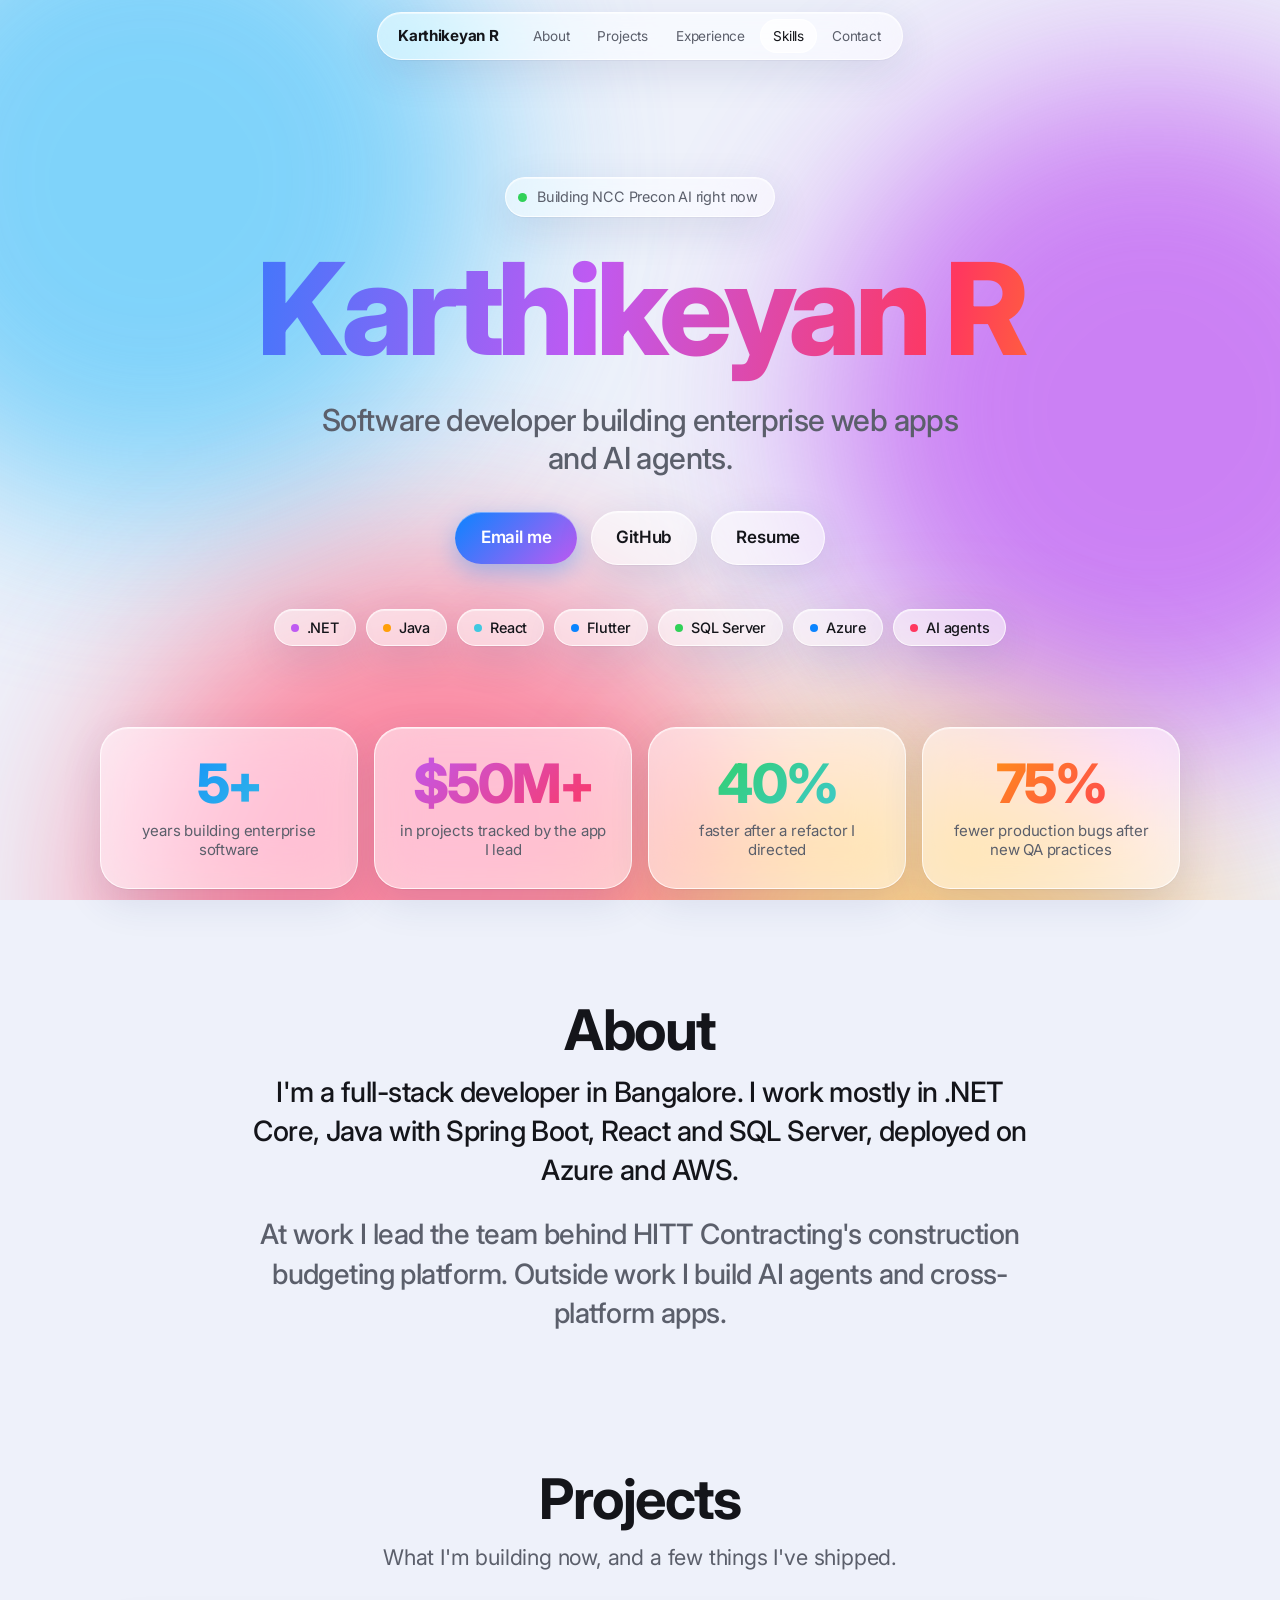
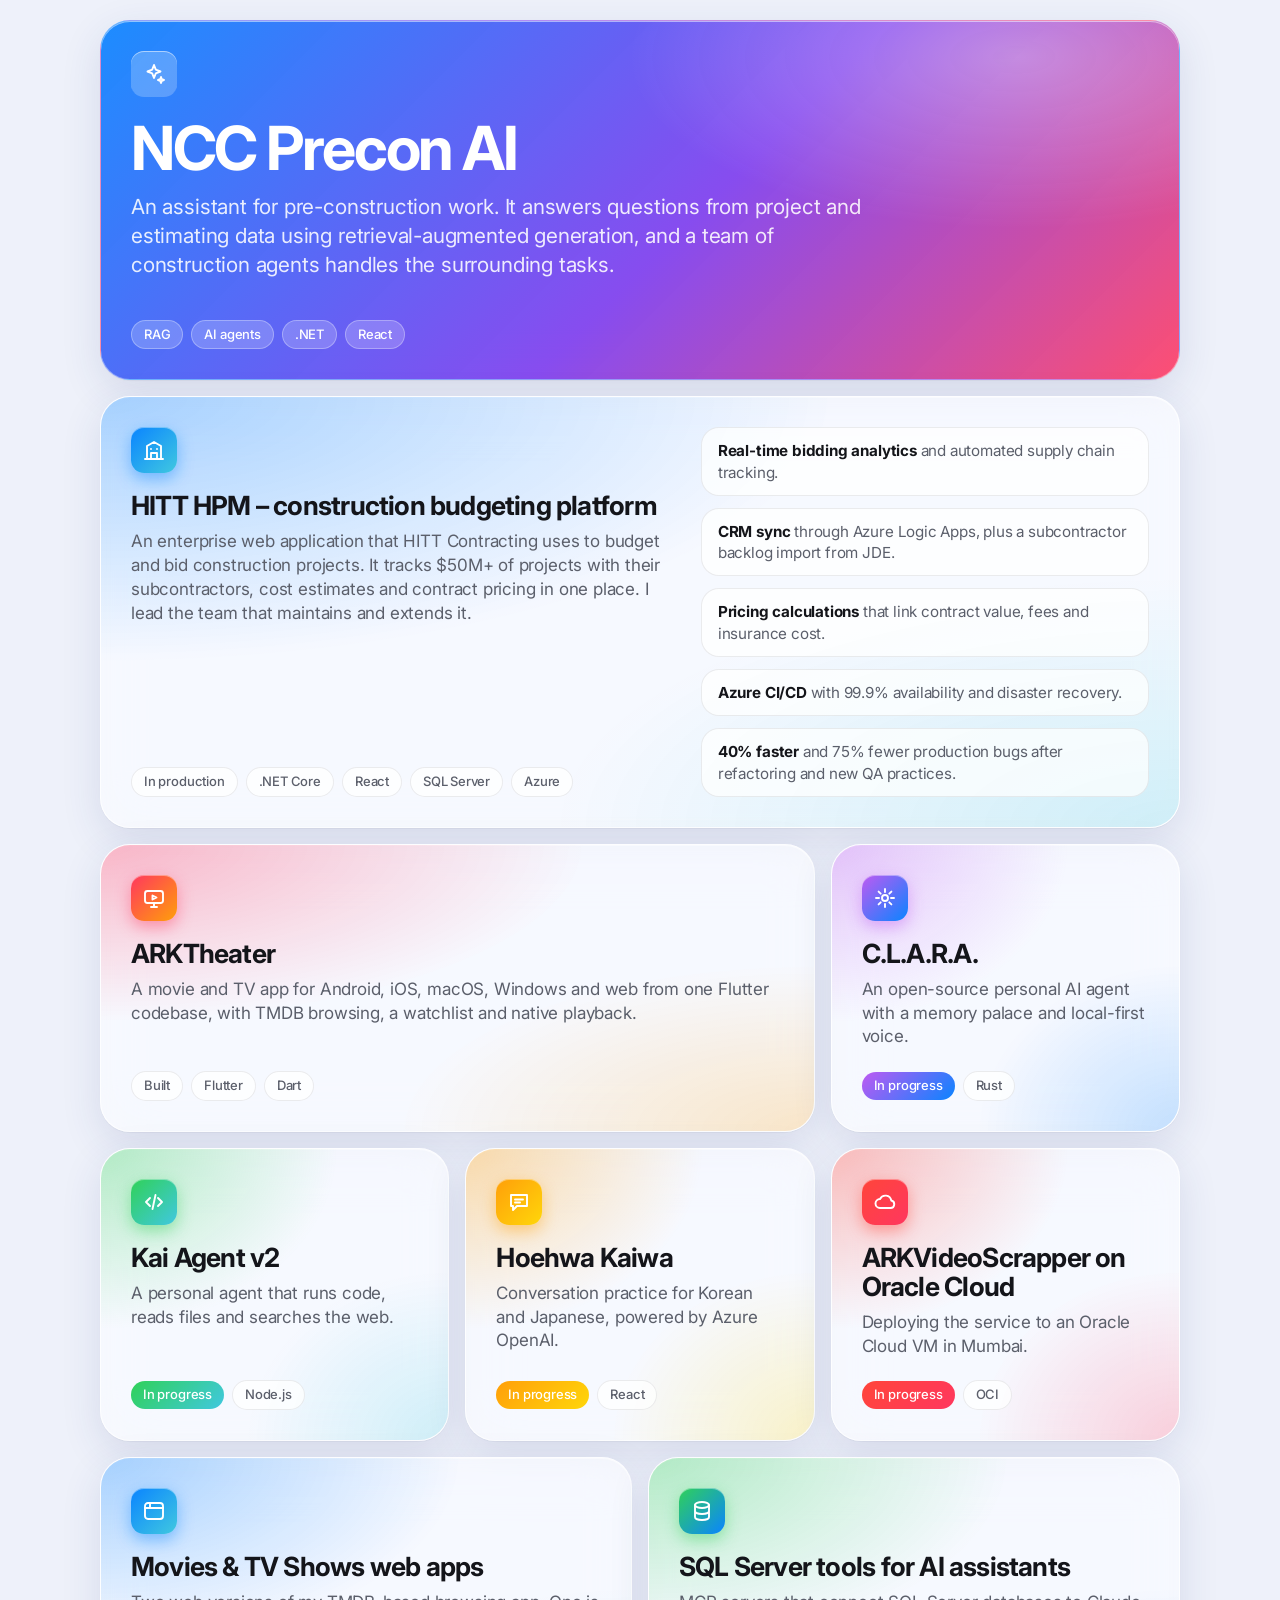
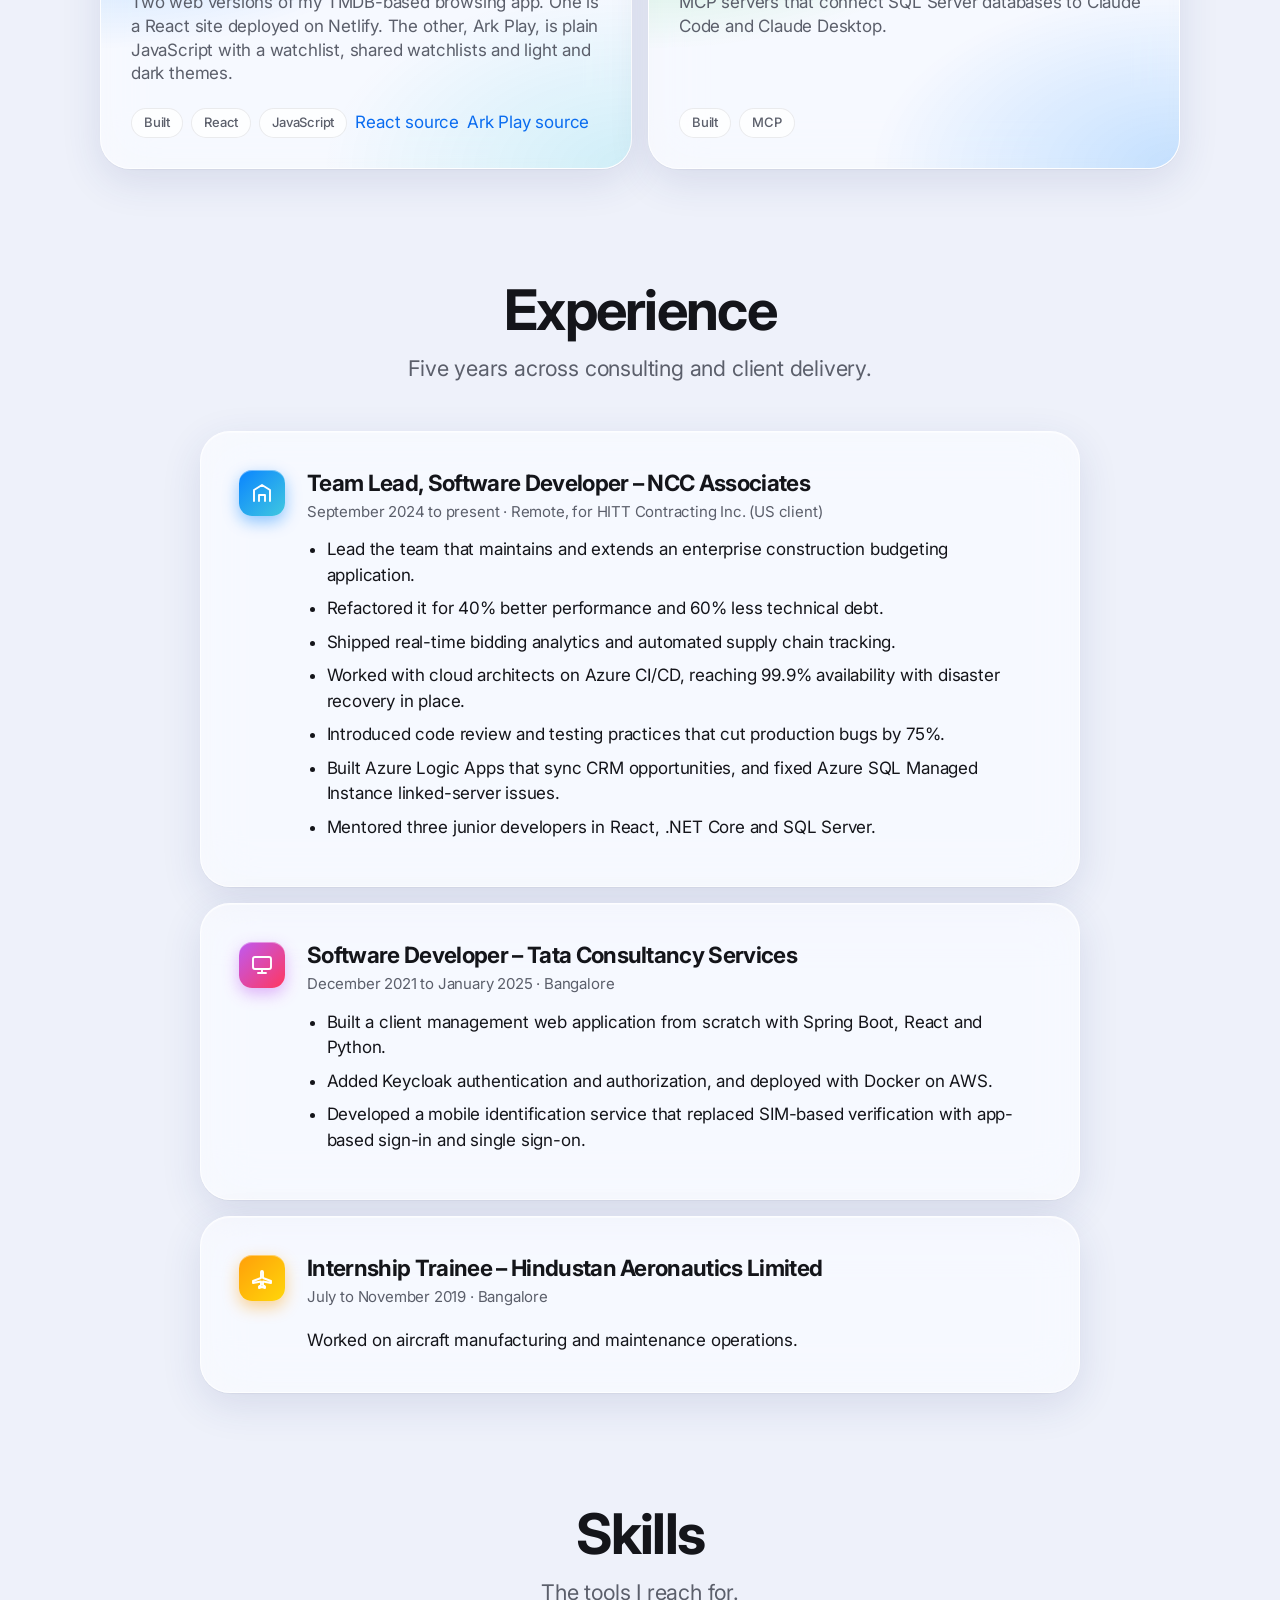
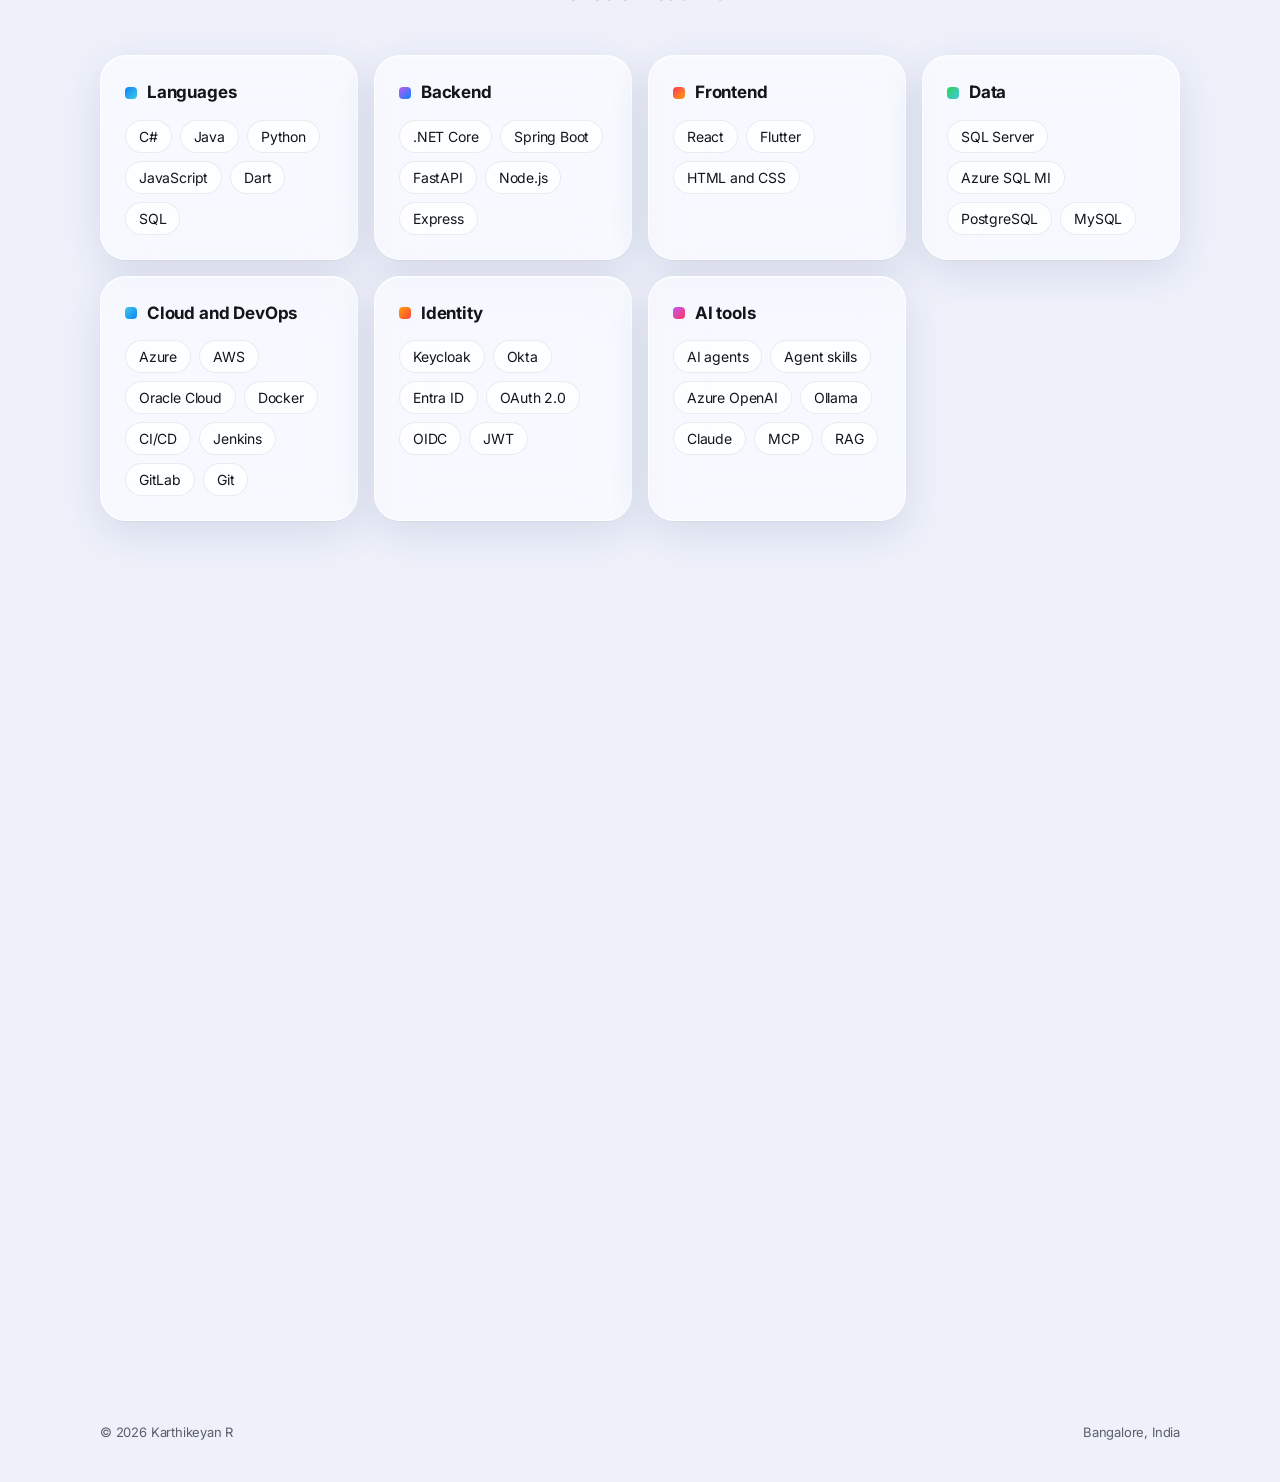
<file: portfolio-v2/index.html>
<!doctype html>
<html lang="en">
<head>
<meta charset="utf-8">
<meta name="viewport" content="width=device-width, initial-scale=1, viewport-fit=cover">
<title>Karthikeyan R – Software Developer</title>
<meta name="description" content="Karthikeyan R is a full-stack software developer in Bangalore building enterprise web apps in .NET, Java and React, and AI agents.">
<meta property="og:title" content="Karthikeyan R – Software Developer">
<meta property="og:description" content="Enterprise web apps, cloud and AI agents. .NET, Java, React, SQL Server, Azure.">
<meta name="color-scheme" content="light dark">
<link rel="icon" href="data:image/svg+xml,%3Csvg xmlns='http://www.w3.org/2000/svg' viewBox='0 0 64 64'%3E%3Cdefs%3E%3ClinearGradient id='g' x1='0' y1='0' x2='1' y2='1'%3E%3Cstop offset='0' stop-color='%230a84ff'/%3E%3Cstop offset='1' stop-color='%23bf5af2'/%3E%3C/linearGradient%3E%3C/defs%3E%3Crect width='64' height='64' rx='15' fill='url(%23g)'/%3E%3Cpath d='M21 48V16m0 18l22-18M25 30l19 18' fill='none' stroke='white' stroke-width='6' stroke-linecap='round'/%3E%3C/svg%3E">
<link rel="preconnect" href="https://fonts.googleapis.com">
<link rel="preconnect" href="https://fonts.gstatic.com" crossorigin>
<link href="https://fonts.googleapis.com/css2?family=Inter:wght@400;500;600;700;800&display=swap" rel="stylesheet">
<style>
:root{
  --bg:#eef1fa; --text:#14151a; --text-2:#5b5f6b; --accent:#0a6cf0;
  --glass:rgba(255,255,255,.55); --glass-strong:rgba(255,255,255,.72); --glass-line:rgba(255,255,255,.75);
  --edge:rgba(20,21,26,.08); --shadow:0 1px 1px rgba(20,30,60,.04),0 12px 40px rgba(40,60,120,.12);
  --spot:rgba(255,255,255,.7);
  --b1:#5ac8fa; --b2:#bf5af2; --b3:#ff6482; --b4:#ffb340; --b5:#0a84ff;
  --blue:#0a84ff; --purple:#bf5af2; --pink:#ff375f; --orange:#ff9f0a; --green:#30d158; --teal:#40c8e0; --red:#ff453a; --yellow:#ffd60a;
  --font:-apple-system,BlinkMacSystemFont,"SF Pro Display","SF Pro Text",Inter,"Segoe UI",Roboto,Helvetica,Arial,sans-serif;
}
@media (prefers-color-scheme:dark){
  :root{--bg:#05060d;--text:#f5f6fa;--text-2:#a7abbb;--accent:#4aa3ff;
    --glass:rgba(255,255,255,.07);--glass-strong:rgba(255,255,255,.12);--glass-line:rgba(255,255,255,.16);
    --edge:rgba(255,255,255,.1);--shadow:0 12px 40px rgba(0,0,0,.45);--spot:rgba(255,255,255,.14);
    --b1:#1d6fb8;--b2:#6a2fa8;--b3:#b3264a;--b4:#a8651a;--b5:#1b4fd1}
}
*{box-sizing:border-box}
html{scroll-behavior:smooth;scroll-padding-top:84px;-webkit-text-size-adjust:100%}
body{margin:0;background:var(--bg);color:var(--text);font:400 1.0625rem/1.5 var(--font);letter-spacing:-.011em;-webkit-font-smoothing:antialiased;overflow-x:hidden}
a{color:var(--accent);text-decoration:none}a:hover{text-decoration:underline}
:focus-visible{outline:3px solid var(--accent);outline-offset:3px;border-radius:10px}
.skip{position:absolute;left:-999px}.skip:focus{left:12px;top:12px;background:var(--accent);color:#fff;padding:8px 14px;border-radius:999px;z-index:30}
.wrap{width:min(1080px,100% - 40px);margin-inline:auto}

/* living background */
.bg{position:fixed;inset:0;z-index:-1;overflow:hidden;pointer-events:none}
.blob{position:absolute;width:52vmax;height:52vmax;border-radius:50%;filter:blur(90px);opacity:.75;will-change:transform}
.blob.a{background:var(--b1);left:-14vmax;top:-12vmax;animation:drift1 26s ease-in-out infinite alternate}
.blob.b{background:var(--b2);right:-16vmax;top:6vmax;animation:drift2 32s ease-in-out infinite alternate}
.blob.c{background:var(--b3);left:8vmax;bottom:-26vmax;animation:drift3 29s ease-in-out infinite alternate}
.blob.d{background:var(--b4);right:6vmax;bottom:-30vmax;width:44vmax;height:44vmax;opacity:.6;animation:drift1 35s ease-in-out infinite alternate-reverse}
@keyframes drift1{to{transform:translate(12vmax,10vmax) scale(1.15)}}
@keyframes drift2{to{transform:translate(-14vmax,12vmax) scale(.9)}}
@keyframes drift3{to{transform:translate(14vmax,-12vmax) scale(1.1)}}

/* glass */
.glass{position:relative;background:var(--glass);border:1px solid var(--glass-line);box-shadow:var(--shadow),inset 0 1px 0 rgba(255,255,255,.5);
  backdrop-filter:blur(26px) saturate(180%);-webkit-backdrop-filter:blur(26px) saturate(180%);isolation:isolate}
.glass::after{content:"";position:absolute;inset:0;border-radius:inherit;pointer-events:none;opacity:0;transition:opacity .3s;
  background:radial-gradient(420px circle at var(--mx,50%) var(--my,50%),var(--spot),transparent 55%);z-index:-1}
.glass:hover::after{opacity:1}

/* floating nav */
.nav{position:sticky;top:12px;z-index:20;margin:12px auto 0;width:max-content;max-width:calc(100% - 24px);border-radius:999px;padding:6px 8px 6px 20px;display:flex;align-items:center;gap:22px}
.nav b{font-weight:700;font-size:.95rem;letter-spacing:-.02em;white-space:nowrap}
.nav ul{list-style:none;margin:0;padding:0;display:flex;gap:2px}
.nav ul a{display:block;color:var(--text-2);font-size:.85rem;padding:7px 13px;border-radius:999px;transition:background .2s,color .2s}
.nav ul a:hover{color:var(--text);text-decoration:none;background:var(--glass-strong)}
.nav ul a[aria-current="true"]{color:var(--text);background:var(--glass-strong);box-shadow:inset 0 0 0 1px var(--glass-line)}

/* type */
h1,h2,h3{margin:0;font-weight:700;letter-spacing:-.03em}
h2{font-size:clamp(2rem,5vw,3.5rem);line-height:1.07;text-align:center;margin-bottom:12px}
.sub{color:var(--text-2);text-align:center;font-size:clamp(1.0625rem,2vw,1.35rem);max-width:34em;margin:0 auto 48px;line-height:1.4}
section{padding:112px 0 0}
.grad{background:linear-gradient(100deg,var(--blue) 0%,var(--purple) 45%,var(--pink) 78%,var(--orange) 100%);-webkit-background-clip:text;background-clip:text;color:transparent;-webkit-text-fill-color:transparent}

/* hero */
.hero{padding:clamp(64px,13vh,140px) 0 0;text-align:center}
.live{display:inline-flex;align-items:center;gap:10px;border-radius:999px;padding:8px 16px 8px 12px;font-size:.9rem;color:var(--text-2);margin-bottom:28px;animation:rise .8s both}
.live i{width:9px;height:9px;border-radius:50%;background:var(--green);box-shadow:0 0 0 0 rgba(48,209,88,.6);animation:pulse 2s infinite}
@keyframes pulse{70%{box-shadow:0 0 0 9px rgba(48,209,88,0)}100%{box-shadow:0 0 0 0 rgba(48,209,88,0)}}
.hero h1{font-size:clamp(3.2rem,11.5vw,8rem);line-height:1;letter-spacing:-.05em;font-weight:800;padding-bottom:.08em;animation:rise .9s .08s cubic-bezier(.2,.7,.2,1) both}
.hero p.tag{font-size:clamp(1.25rem,3vw,1.9rem);line-height:1.25;color:var(--text-2);max-width:22em;margin:18px auto 0;font-weight:500;letter-spacing:-.02em;animation:rise .9s .18s cubic-bezier(.2,.7,.2,1) both}
.actions{display:flex;justify-content:center;align-items:center;gap:14px;flex-wrap:wrap;margin-top:34px;animation:rise .9s .28s cubic-bezier(.2,.7,.2,1) both}
.pill{display:inline-flex;align-items:center;padding:13px 26px;border-radius:999px;background:linear-gradient(135deg,var(--blue),var(--purple));color:#fff;font-weight:600;font-size:1.0625rem;box-shadow:0 8px 24px rgba(10,132,255,.35),inset 0 1px 0 rgba(255,255,255,.35);transition:transform .2s,box-shadow .2s}
.pill:hover{text-decoration:none;transform:translateY(-2px);box-shadow:0 12px 30px rgba(10,132,255,.45),inset 0 1px 0 rgba(255,255,255,.35)}
.ghost{display:inline-flex;align-items:center;padding:13px 24px;border-radius:999px;color:var(--text);font-weight:600;font-size:1.0625rem}
.ghost:hover{text-decoration:none;background:var(--glass-strong)}
.techs{display:flex;flex-wrap:wrap;justify-content:center;gap:10px;margin:44px auto 0;max-width:760px;animation:rise .9s .4s cubic-bezier(.2,.7,.2,1) both}
.techs span{border-radius:999px;padding:7px 16px;font-size:.9rem;font-weight:500;display:inline-flex;align-items:center;gap:8px}
.techs span::before{content:"";width:8px;height:8px;border-radius:50%;background:var(--c)}
@keyframes rise{from{opacity:0;transform:translateY(18px)}to{opacity:1;transform:none}}

/* stats */
.stats{display:grid;grid-template-columns:repeat(4,1fr);gap:16px;margin-top:clamp(48px,9vh,96px)}
.stat{border-radius:28px;padding:28px 22px;text-align:center}
.stat strong{display:block;font-size:clamp(2.2rem,5vw,3.4rem);line-height:1;letter-spacing:-.04em;font-weight:800;background:linear-gradient(135deg,var(--c1),var(--c2));-webkit-background-clip:text;background-clip:text;-webkit-text-fill-color:transparent}
.stat span{display:block;margin-top:10px;color:var(--text-2);font-size:.9375rem;line-height:1.3}

/* about */
.about{max-width:780px;margin:0 auto;text-align:center;font-size:clamp(1.25rem,2.6vw,1.75rem);line-height:1.4;letter-spacing:-.02em;font-weight:500}
.about p{margin:0 0 .9em}.about .dim{color:var(--text-2)}

/* bento */
.bento{display:grid;grid-template-columns:repeat(6,1fr);gap:16px}
.tile{border-radius:30px;padding:30px;display:flex;flex-direction:column;min-height:270px;overflow:hidden;transition:transform .35s cubic-bezier(.2,.7,.2,1)}
.tile:hover{transform:translateY(-4px)}
.tile::before{content:"";position:absolute;inset:0;z-index:-2;background:radial-gradient(110% 100% at 0% 0%,color-mix(in srgb,var(--c1) 34%,transparent),transparent 62%),radial-gradient(90% 90% at 100% 100%,color-mix(in srgb,var(--c2) 22%,transparent),transparent 65%)}
.icon{width:46px;height:46px;border-radius:13px;display:grid;place-items:center;margin-bottom:18px;background:linear-gradient(135deg,var(--c1),var(--c2));box-shadow:0 6px 16px color-mix(in srgb,var(--c1) 45%,transparent),inset 0 1px 0 rgba(255,255,255,.4)}
.icon svg{width:24px;height:24px;stroke:#fff;fill:none;stroke-width:1.9;stroke-linecap:round;stroke-linejoin:round}
.tile h3{font-size:1.65rem;line-height:1.1}
.tile p{color:var(--text-2);margin:10px 0 0;font-size:1.0625rem;line-height:1.4}
.tile .meta{margin-top:auto;padding-top:22px;display:flex;flex-wrap:wrap;gap:8px;align-items:center}
.chip{font-size:.8125rem;font-weight:500;padding:4px 12px;border-radius:999px;background:var(--glass-strong);border:1px solid var(--edge);color:var(--text-2)}
.chip.wip{color:#fff;border:0;background:linear-gradient(135deg,var(--c1),var(--c2))}
.tile.big{grid-column:span 6;min-height:360px;justify-content:flex-end;color:#fff;background:linear-gradient(135deg,rgba(10,132,255,.92),rgba(124,58,237,.9) 55%,rgba(255,55,95,.88));border-color:rgba(255,255,255,.35)}
.tile.big::before{background:radial-gradient(60% 80% at 85% 10%,rgba(255,255,255,.35),transparent 60%)}
.tile.big h3{font-size:clamp(2.2rem,5.5vw,3.8rem);letter-spacing:-.04em}
.tile.big p{color:rgba(255,255,255,.88);max-width:36em;font-size:clamp(1.0625rem,2vw,1.3rem)}
.tile.big .icon{background:rgba(255,255,255,.22);box-shadow:inset 0 1px 0 rgba(255,255,255,.5)}
.tile.big .chip{background:rgba(255,255,255,.2);border-color:rgba(255,255,255,.3);color:#fff}
.tile.big::after{--spot:rgba(255,255,255,.28)}
.span2{grid-column:span 2}.span3{grid-column:span 3}.span4{grid-column:span 4}

.span6{grid-column:span 6}
.tile.hpm{flex-direction:row;gap:32px;min-height:0}
.hpm-text{flex:1.2;display:flex;flex-direction:column}
.hpm-list{flex:1;margin:0;padding:0;list-style:none;display:grid;gap:12px;align-content:center}
.hpm-list li{background:var(--glass-strong);border:1px solid var(--edge);border-radius:18px;padding:12px 16px;font-size:.95rem;line-height:1.4;color:var(--text-2)}
.hpm-list b{color:var(--text)}

/* experience */
.jobs{display:grid;gap:16px;max-width:880px;margin:0 auto}
.job{border-radius:30px;padding:clamp(24px,4vw,38px);display:grid;grid-template-columns:auto 1fr;gap:6px 22px}
.job .icon{margin:0;grid-row:1/3}
.job h3{font-size:1.4rem;line-height:1.2}
.job .when{color:var(--text-2);margin:4px 0 14px;font-size:.9375rem}
.job .body{grid-column:2}
.job ul{margin:0;padding-left:1.15em}.job li{margin:8px 0}.job p{margin:0}

/* skills */
.skills{display:grid;grid-template-columns:repeat(auto-fit,minmax(250px,1fr));gap:16px}
.skill{border-radius:26px;padding:24px}
.skill h3{font-size:1.0625rem;letter-spacing:-.01em;margin-bottom:14px;display:flex;align-items:center;gap:10px}
.skill h3::before{content:"";width:12px;height:12px;border-radius:4px;background:linear-gradient(135deg,var(--c1),var(--c2))}
.skill div{display:flex;flex-wrap:wrap;gap:8px}
.skill span{font-size:.875rem;padding:5px 13px;border-radius:999px;background:var(--glass-strong);border:1px solid var(--edge)}

/* education + contact */
.edu{display:grid;grid-template-columns:repeat(auto-fit,minmax(280px,1fr));gap:16px;max-width:880px;margin:0 auto}
.edu div{border-radius:26px;padding:24px}
.edu strong{display:block;font-size:1.125rem;letter-spacing:-.02em;margin-bottom:4px}
.edu span{color:var(--text-2);font-size:.9375rem}
.contact{border-radius:40px;padding:clamp(40px,8vw,88px) 24px;text-align:center;margin-top:112px}
.contact h2{margin-bottom:10px}.contact .sub{margin-bottom:30px}
footer{padding:36px 0 40px;color:var(--text-2);font-size:.8125rem}
footer .wrap{display:flex;justify-content:space-between;flex-wrap:wrap;gap:8px}

/* reveal (only when JS is running) */
.js .rv{opacity:0;transform:translateY(24px);transition:opacity .8s cubic-bezier(.2,.7,.2,1),transform .8s cubic-bezier(.2,.7,.2,1)}
.js .rv.in{opacity:1;transform:none}

@media (max-width:860px){
  .nav{padding:6px;gap:0}.nav b{display:none}.nav ul a{padding:7px 10px;font-size:.8rem}.nav ul li:nth-child(5){display:none}
  .stats{grid-template-columns:repeat(2,1fr)}
  .bento{grid-template-columns:1fr}.bento>*,.tile.big{grid-column:auto!important}
  .tile{min-height:0;padding:24px}.tile.big{min-height:300px}
  .tile.hpm{flex-direction:column;gap:20px}.job{grid-template-columns:1fr}.job .icon{grid-row:auto}.job .body{grid-column:1}
  section{padding-top:80px}.contact{margin-top:80px}
}
@media (prefers-reduced-motion:reduce){
  *{animation:none!important;transition:none!important;scroll-behavior:auto!important}
  .js .rv{opacity:1;transform:none}
}
</style>
<script>document.documentElement.classList.add('js')</script>
</head>
<body>
<a class="skip" href="#main">Skip to content</a>
<div class="bg" aria-hidden="true"><div class="blob a"></div><div class="blob b"></div><div class="blob c"></div><div class="blob d"></div></div>

<header class="nav glass">
  <b>Karthikeyan R</b>
  <nav aria-label="Sections"><ul>
    <li><a href="#about">About</a></li>
    <li><a href="#projects">Projects</a></li>
    <li><a href="#experience">Experience</a></li>
    <li><a href="#skills">Skills</a></li>
    <li><a href="#contact">Contact</a></li>
  </ul></nav>
</header>

<main id="main">
<div class="wrap">
  <div class="hero">
    <div class="live glass"><i></i>Building NCC Precon AI right now</div>
    <h1 class="grad">Karthikeyan R</h1>
    <p class="tag">Software developer building enterprise web apps and AI agents.</p>
    <div class="actions">
      <a class="pill" href="mailto:rkarthik67@gmail.com">Email me</a>
      <a class="ghost glass" href="https://github.com/rKarthik67">GitHub</a>
      <a class="ghost glass" href="resume.html">Resume</a>
    </div>
    <div class="techs" aria-label="Main technologies">
      <span class="glass" style="--c:var(--purple)">.NET</span>
      <span class="glass" style="--c:var(--orange)">Java</span>
      <span class="glass" style="--c:var(--teal)">React</span>
      <span class="glass" style="--c:var(--blue)">Flutter</span>
      <span class="glass" style="--c:var(--green)">SQL Server</span>
      <span class="glass" style="--c:var(--blue)">Azure</span>
      <span class="glass" style="--c:var(--pink)">AI agents</span>
    </div>
  </div>

  <div class="stats">
    <div class="stat glass rv" style="--c1:var(--blue);--c2:var(--teal)"><strong>5+</strong><span>years building enterprise software</span></div>
    <div class="stat glass rv" style="--c1:var(--purple);--c2:var(--pink)"><strong>$50M+</strong><span>in projects tracked by the app I lead</span></div>
    <div class="stat glass rv" style="--c1:var(--green);--c2:var(--teal)"><strong>40%</strong><span>faster after a refactor I directed</span></div>
    <div class="stat glass rv" style="--c1:var(--orange);--c2:var(--pink)"><strong>75%</strong><span>fewer production bugs after new QA practices</span></div>
  </div>

  <section id="about">
    <h2 class="rv">About</h2>
    <div class="about rv">
      <p>I'm a full-stack developer in Bangalore. I work mostly in .NET Core, Java with Spring Boot, React and SQL Server, deployed on Azure and AWS.</p>
      <p class="dim">At work I lead the team behind HITT Contracting's construction budgeting platform. Outside work I build AI agents and cross-platform apps.</p>
    </div>
  </section>

  <section id="projects">
    <h2 class="rv">Projects</h2>
    <p class="sub rv">What I'm building now, and a few things I've shipped.</p>
    <div class="bento">
      <article class="tile glass big rv">
        <div class="icon"><svg viewBox="0 0 24 24"><path d="M12 3l1.8 4.7L18.5 9.5l-4.7 1.8L12 16l-1.8-4.7L5.5 9.5l4.7-1.8z"/><path d="M19 15l.8 2.2L22 18l-2.2.8L19 21l-.8-2.2L16 18l2.2-.8z"/></svg></div>
        <h3>NCC Precon AI</h3>
        <p>An assistant for pre-construction work. It answers questions from project and estimating data using retrieval-augmented generation, and a team of construction agents handles the surrounding tasks.</p>
        <div class="meta"><span class="chip">RAG</span><span class="chip">AI agents</span><span class="chip">.NET</span><span class="chip">React</span></div>
      </article>
      <article class="tile glass span6 hpm rv" style="--c1:var(--blue);--c2:var(--teal)">
        <div class="hpm-text">
          <div class="icon"><svg viewBox="0 0 24 24"><path d="M3 21h18M5 21V8l7-4 7 4v13M9 21v-6h6v6M9 11h.01M15 11h.01"/></svg></div>
          <h3>HITT HPM – construction budgeting platform</h3>
          <p>An enterprise web application that HITT Contracting uses to budget and bid construction projects. It tracks $50M+ of projects with their subcontractors, cost estimates and contract pricing in one place. I lead the team that maintains and extends it.</p>
          <div class="meta"><span class="chip">In production</span><span class="chip">.NET Core</span><span class="chip">React</span><span class="chip">SQL Server</span><span class="chip">Azure</span></div>
        </div>
        <ul class="hpm-list">
          <li><b>Real-time bidding analytics</b> and automated supply chain tracking.</li>
          <li><b>CRM sync</b> through Azure Logic Apps, plus a subcontractor backlog import from JDE.</li>
          <li><b>Pricing calculations</b> that link contract value, fees and insurance cost.</li>
          <li><b>Azure CI/CD</b> with 99.9% availability and disaster recovery.</li>
          <li><b>40% faster</b> and 75% fewer production bugs after refactoring and new QA practices.</li>
        </ul>
      </article>
      <article class="tile glass span4 rv" style="--c1:var(--pink);--c2:var(--orange)">
        <div class="icon"><svg viewBox="0 0 24 24"><rect x="3" y="5" width="18" height="12" rx="2.5"/><path d="M9 21h6M12 17v4M10.5 9.5l4 2-4 2z"/></svg></div>
        <h3>ARKTheater</h3>
        <p>A movie and TV app for Android, iOS, macOS, Windows and web from one Flutter codebase, with TMDB browsing, a watchlist and native playback.</p>
        <div class="meta"><span class="chip">Built</span><span class="chip">Flutter</span><span class="chip">Dart</span></div>
      </article>
      <article class="tile glass span2 rv" style="--c1:var(--purple);--c2:var(--blue)">
        <div class="icon"><svg viewBox="0 0 24 24"><circle cx="12" cy="12" r="3"/><path d="M12 3v3M12 18v3M3 12h3M18 12h3M5.6 5.6l2.1 2.1M16.3 16.3l2.1 2.1M18.4 5.6l-2.1 2.1M7.7 16.3l-2.1 2.1"/></svg></div>
        <h3>C.L.A.R.A.</h3>
        <p>An open-source personal AI agent with a memory palace and local-first voice.</p>
        <div class="meta"><span class="chip wip">In progress</span><span class="chip">Rust</span></div>
      </article>
      <article class="tile glass span2 rv" style="--c1:var(--green);--c2:var(--teal)">
        <div class="icon"><svg viewBox="0 0 24 24"><path d="M8 8l-4 4 4 4M16 8l4 4-4 4M13.5 5l-3 14"/></svg></div>
        <h3>Kai Agent v2</h3>
        <p>A personal agent that runs code, reads files and searches the web.</p>
        <div class="meta"><span class="chip wip">In progress</span><span class="chip">Node.js</span></div>
      </article>
      <article class="tile glass span2 rv" style="--c1:var(--orange);--c2:var(--yellow)">
        <div class="icon"><svg viewBox="0 0 24 24"><path d="M4 5h16v11H10l-4 4v-4H4z"/><path d="M8 9.5h8M8 12.5h5"/></svg></div>
        <h3>Hoehwa Kaiwa</h3>
        <p>Conversation practice for Korean and Japanese, powered by Azure OpenAI.</p>
        <div class="meta"><span class="chip wip">In progress</span><span class="chip">React</span></div>
      </article>
      <article class="tile glass span2 rv" style="--c1:var(--red);--c2:var(--pink)">
        <div class="icon"><svg viewBox="0 0 24 24"><path d="M7 18a4.5 4.5 0 010-9 6 6 0 0111.3 1.5A3.8 3.8 0 0117.5 18z"/></svg></div>
        <h3>ARKVideoScrapper on Oracle Cloud</h3>
        <p>Deploying the service to an Oracle Cloud VM in Mumbai.</p>
        <div class="meta"><span class="chip wip">In progress</span><span class="chip">OCI</span></div>
      </article>
      <article class="tile glass span3 rv" style="--c1:var(--blue);--c2:var(--teal)">
        <div class="icon"><svg viewBox="0 0 24 24"><rect x="3" y="4" width="18" height="16" rx="3"/><path d="M3 9h18M8 4v5"/></svg></div>
        <h3>Movies &amp; TV Shows web apps</h3>
        <p>Two web versions of my TMDB-based browsing app. One is a React site deployed on Netlify. The other, Ark Play, is plain JavaScript with a watchlist, shared watchlists and light and dark themes.</p>
        <div class="meta"><span class="chip">Built</span><span class="chip">React</span><span class="chip">JavaScript</span><a href="https://github.com/rKarthik67/Movie-and-tv-show-2">React source</a><a href="https://github.com/rKarthik67/ark-theater-play-web">Ark Play source</a></div>
      </article>
      <article class="tile glass span3 rv" style="--c1:var(--green);--c2:var(--blue)">
        <div class="icon"><svg viewBox="0 0 24 24"><ellipse cx="12" cy="6" rx="7" ry="3"/><path d="M5 6v6c0 1.7 3.1 3 7 3s7-1.3 7-3V6M5 12v6c0 1.7 3.1 3 7 3s7-1.3 7-3v-6"/></svg></div>
        <h3>SQL Server tools for AI assistants</h3>
        <p>MCP servers that connect SQL Server databases to Claude Code and Claude Desktop.</p>
        <div class="meta"><span class="chip">Built</span><span class="chip">MCP</span></div>
      </article>
    </div>
  </section>

  <section id="experience">
    <h2 class="rv">Experience</h2>
    <p class="sub rv">Five years across consulting and client delivery.</p>
    <div class="jobs">
      <article class="job glass rv" style="--c1:var(--blue);--c2:var(--teal)">
        <div class="icon"><svg viewBox="0 0 24 24"><path d="M4 20V9l8-5 8 5v11M9 20v-6h6v6"/></svg></div>
        <div><h3>Team Lead, Software Developer – NCC Associates</h3>
        <p class="when" style="margin-bottom:0">September 2024 to present · Remote, for HITT Contracting Inc. (US client)</p></div>
        <div class="body"><ul>
          <li>Lead the team that maintains and extends an enterprise construction budgeting application.</li>
          <li>Refactored it for 40% better performance and 60% less technical debt.</li>
          <li>Shipped real-time bidding analytics and automated supply chain tracking.</li>
          <li>Worked with cloud architects on Azure CI/CD, reaching 99.9% availability with disaster recovery in place.</li>
          <li>Introduced code review and testing practices that cut production bugs by 75%.</li>
          <li>Built Azure Logic Apps that sync CRM opportunities, and fixed Azure SQL Managed Instance linked-server issues.</li>
          <li>Mentored three junior developers in React, .NET Core and SQL Server.</li>
        </ul></div>
      </article>
      <article class="job glass rv" style="--c1:var(--purple);--c2:var(--pink)">
        <div class="icon"><svg viewBox="0 0 24 24"><rect x="3" y="4" width="18" height="12" rx="2"/><path d="M8 20h8M12 16v4"/></svg></div>
        <div><h3>Software Developer – Tata Consultancy Services</h3>
        <p class="when" style="margin-bottom:0">December 2021 to January 2025 · Bangalore</p></div>
        <div class="body"><ul>
          <li>Built a client management web application from scratch with Spring Boot, React and Python.</li>
          <li>Added Keycloak authentication and authorization, and deployed with Docker on AWS.</li>
          <li>Developed a mobile identification service that replaced SIM-based verification with app-based sign-in and single sign-on.</li>
        </ul></div>
      </article>
      <article class="job glass rv" style="--c1:var(--orange);--c2:var(--yellow)">
        <div class="icon"><svg viewBox="0 0 24 24"><path d="M21 15l-8-3V6a1 1 0 00-2 0v6l-8 3v2l8-1.5V19l-2 1.5V22l3-1 3 1v-1.5L13 19v-3.5l8 1.5z"/></svg></div>
        <div><h3>Internship Trainee – Hindustan Aeronautics Limited</h3>
        <p class="when" style="margin-bottom:0">July to November 2019 · Bangalore</p></div>
        <div class="body"><p style="margin-top:14px">Worked on aircraft manufacturing and maintenance operations.</p></div>
      </article>
    </div>
  </section>

  <section id="skills">
    <h2 class="rv">Skills</h2>
    <p class="sub rv">The tools I reach for.</p>
    <div class="skills">
      <div class="skill glass rv" style="--c1:var(--blue);--c2:var(--teal)"><h3>Languages</h3><div><span>C#</span><span>Java</span><span>Python</span><span>JavaScript</span><span>Dart</span><span>SQL</span></div></div>
      <div class="skill glass rv" style="--c1:var(--purple);--c2:var(--blue)"><h3>Backend</h3><div><span>.NET Core</span><span>Spring Boot</span><span>FastAPI</span><span>Node.js</span><span>Express</span></div></div>
      <div class="skill glass rv" style="--c1:var(--pink);--c2:var(--orange)"><h3>Frontend</h3><div><span>React</span><span>Flutter</span><span>HTML and CSS</span></div></div>
      <div class="skill glass rv" style="--c1:var(--green);--c2:var(--teal)"><h3>Data</h3><div><span>SQL Server</span><span>Azure SQL MI</span><span>PostgreSQL</span><span>MySQL</span></div></div>
      <div class="skill glass rv" style="--c1:var(--teal);--c2:var(--blue)"><h3>Cloud and DevOps</h3><div><span>Azure</span><span>AWS</span><span>Oracle Cloud</span><span>Docker</span><span>CI/CD</span><span>Jenkins</span><span>GitLab</span><span>Git</span></div></div>
      <div class="skill glass rv" style="--c1:var(--orange);--c2:var(--red)"><h3>Identity</h3><div><span>Keycloak</span><span>Okta</span><span>Entra ID</span><span>OAuth 2.0</span><span>OIDC</span><span>JWT</span></div></div>
      <div class="skill glass rv" style="--c1:var(--purple);--c2:var(--pink)"><h3>AI tools</h3><div><span>AI agents</span><span>Agent skills</span><span>Azure OpenAI</span><span>Ollama</span><span>Claude</span><span>MCP</span><span>RAG</span></div></div>
    </div>
  </section>

  <section id="education">
    <h2 class="rv">Education</h2>
    <p class="sub rv">Where I studied.</p>
    <div class="edu">
      <div class="glass rv"><strong>B.E. Mechanical Engineering</strong><span>The Oxford College of Engineering, Bangalore · 2016 to 2020</span></div>
      <div class="glass rv"><strong>Java Full Stack and Python Data Science</strong><span>Tap Academy, Bangalore · 2020 to 2021</span></div>
    </div>
  </section>

  <section id="contact" style="padding-top:0">
    <div class="contact glass rv">
      <h2 class="grad">Let's talk.</h2>
      <p class="sub">Email is the quickest way to reach me.</p>
      <a class="pill" href="mailto:rkarthik67@gmail.com">rkarthik67@gmail.com</a>
    </div>
  </section>
</div>
</main>

<footer><div class="wrap"><span>© 2026 Karthikeyan R</span><span>Bangalore, India</span></div></footer>

<script>
(function(){
  // cursor light on glass surfaces
  document.addEventListener('pointermove',function(e){
    var g=e.target.closest&&e.target.closest('.glass');
    if(!g)return;var r=g.getBoundingClientRect();
    g.style.setProperty('--mx',(e.clientX-r.left)+'px');g.style.setProperty('--my',(e.clientY-r.top)+'px');
  },{passive:true});
  if(!('IntersectionObserver' in window)){[].forEach.call(document.querySelectorAll('.rv'),function(n){n.classList.add('in')});return}
  // reveal on scroll
  var rv=new IntersectionObserver(function(es){es.forEach(function(e){if(e.isIntersecting){e.target.classList.add('in');rv.unobserve(e.target)}})},{rootMargin:'0px 0px -8% 0px',threshold:.05});
  [].forEach.call(document.querySelectorAll('.rv'),function(n,i){n.style.transitionDelay=(i%3)*70+'ms';rv.observe(n)});
  // active nav
  var links={};[].forEach.call(document.querySelectorAll('.nav ul a'),function(a){links[a.getAttribute('href').slice(1)]=a});
  var spy=new IntersectionObserver(function(es){es.forEach(function(e){if(e.isIntersecting){for(var k in links)links[k].removeAttribute('aria-current');if(links[e.target.id])links[e.target.id].setAttribute('aria-current','true')}})},{rootMargin:'-35% 0px -55% 0px'});
  Object.keys(links).forEach(function(id){var s=document.getElementById(id);if(s)spy.observe(s)});
})();
</script>
</body>
</html>
</file>
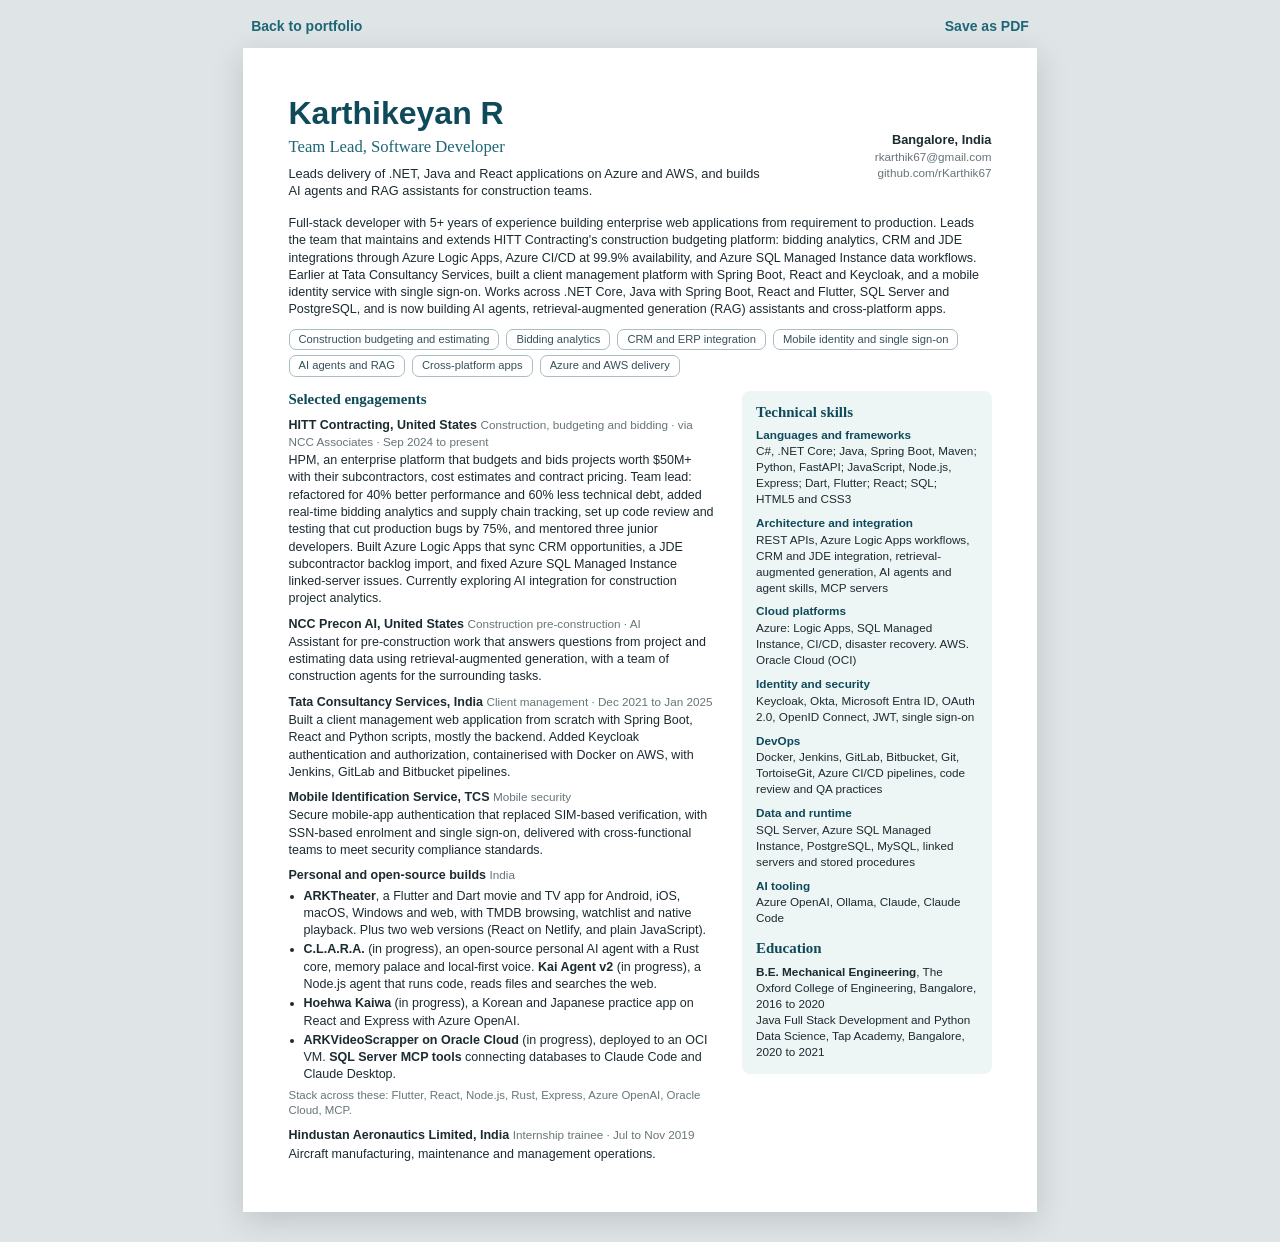
<file: resume.html>
<!doctype html>
<html lang="en">
<head>
<meta charset="utf-8">
<meta name="viewport" content="width=device-width, initial-scale=1">
<title>Karthikeyan R – Resume</title>
<meta name="description" content="Resume of Karthikeyan R, software developer and team lead in Bangalore.">
<style>
:root{--teal:#0f4a5a;--teal2:#1d6676;--ink:#1c2b30;--mute:#667579;--line:#a9bdc2;--panel:#eef5f5;
  --sans:Calibri,Carlito,"Segoe UI",Helvetica,Arial,sans-serif;--serif:Cambria,Caladea,Georgia,serif}
*{box-sizing:border-box}
body{margin:0;background:#dfe5e7;color:var(--ink);font:400 9.4pt/1.38 var(--sans);-webkit-print-color-adjust:exact;print-color-adjust:exact}
.bar{max-width:210mm;margin:14px auto 0;padding:0 8px;display:flex;justify-content:space-between;font:600 14px var(--sans)}
.bar a,.bar button{color:var(--teal2);text-decoration:none;background:none;border:0;cursor:pointer;font:inherit;padding:4px 0}
.page{width:210mm;min-height:297mm;margin:10px auto 30px;background:#fff;padding:13mm 12mm 11mm;box-shadow:0 8px 30px rgba(0,0,0,.15)}
header{display:flex;justify-content:space-between;align-items:flex-start;gap:16px}
h1{font:700 24pt/1.05 var(--sans);color:var(--teal);margin:0}
.role{font:400 12.5pt/1.2 var(--serif);color:var(--teal2);margin:6px 0 8px}
.tagline{margin:0;max-width:128mm;font-size:9.6pt}
.where{text-align:right;font-weight:700;font-size:9.6pt;white-space:nowrap;padding-top:34px}
.where span{display:block;font-weight:400;color:var(--mute);font-size:8.8pt}
.where a{color:inherit;text-decoration:none}
.summary{margin:15px 0 10px;font-size:9.4pt}
.tags{display:flex;flex-wrap:wrap;gap:5px 7px;margin-bottom:14px}
.tags span{border:1px solid var(--line);border-radius:7px;padding:2px 9px;font-size:8.4pt;color:#35505a}
.cols{display:grid;grid-template-columns:minmax(0,1fr) 66mm;gap:7mm;align-items:start}
h2{font:700 11.2pt/1.2 var(--serif);color:var(--teal);margin:0 0 8px}
.eng{margin:0 0 8px;break-inside:avoid}
.eng b{font-weight:700}.eng .ind{color:var(--mute);font-size:8.8pt}
.eng p{margin:1px 0 0}
ul{margin:3px 0 0;padding-left:15px}li{margin:2px 0}
.stack{color:var(--mute);font-size:8.6pt;margin:4px 0 0}
.side{background:var(--panel);border-radius:8px;padding:13px 14px 14px}
.side h3{font:700 8.8pt/1.25 var(--sans);color:var(--teal);margin:9px 0 1px}
.side h3:first-of-type{margin-top:0}
.side p{margin:0;font-size:8.8pt;line-height:1.36}
.side h2{margin:14px 0 6px}
.side h2.first{margin-top:0}
@media (max-width:760px){
  .page{width:auto;min-height:0;margin:8px;padding:20px 16px}
  header{flex-direction:column}.where{text-align:left;padding-top:0}
  .cols{grid-template-columns:1fr}
}
@media print{
  @page{size:A4;margin:0}
  body{background:#fff}.bar{display:none}
  .page{margin:0;box-shadow:none;width:210mm;height:297mm;min-height:0;overflow:hidden}
}
</style>
</head>
<body>
<div class="bar"><a href="index.html">Back to portfolio</a><button onclick="window.print()">Save as PDF</button></div>
<main class="page">
  <header>
    <div>
      <h1>Karthikeyan R</h1>
      <div class="role">Team Lead, Software Developer</div>
      <p class="tagline">Leads delivery of .NET, Java and React applications on Azure and AWS, and builds AI agents and RAG assistants for construction teams.</p>
    </div>
    <div class="where">Bangalore, India<span><a href="mailto:rkarthik67@gmail.com">rkarthik67@gmail.com</a></span><span><a href="https://github.com/rKarthik67">github.com/rKarthik67</a></span></div>
  </header>

  <p class="summary">Full-stack developer with 5+ years of experience building enterprise web applications from requirement to production. Leads the team that maintains and extends HITT Contracting's construction budgeting platform: bidding analytics, CRM and JDE integrations through Azure Logic Apps, Azure CI/CD at 99.9% availability, and Azure SQL Managed Instance data workflows. Earlier at Tata Consultancy Services, built a client management platform with Spring Boot, React and Keycloak, and a mobile identity service with single sign-on. Works across .NET Core, Java with Spring Boot, React and Flutter, SQL Server and PostgreSQL, and is now building AI agents, retrieval-augmented generation (RAG) assistants and cross-platform apps.</p>

  <div class="tags">
    <span>Construction budgeting and estimating</span><span>Bidding analytics</span><span>CRM and ERP integration</span>
    <span>Mobile identity and single sign-on</span><span>AI agents and RAG</span><span>Cross-platform apps</span><span>Azure and AWS delivery</span>
  </div>

  <div class="cols">
    <div>
      <h2>Selected engagements</h2>

      <div class="eng">
        <b>HITT Contracting, United States</b> <span class="ind">Construction, budgeting and bidding · via NCC Associates · Sep 2024 to present</span>
        <p>HPM, an enterprise platform that budgets and bids projects worth $50M+ with their subcontractors, cost estimates and contract pricing. Team lead: refactored for 40% better performance and 60% less technical debt, added real-time bidding analytics and supply chain tracking, set up code review and testing that cut production bugs by 75%, and mentored three junior developers. Built Azure Logic Apps that sync CRM opportunities, a JDE subcontractor backlog import, and fixed Azure SQL Managed Instance linked-server issues. Currently exploring AI integration for construction project analytics.</p>
      </div>

      <div class="eng">
        <b>NCC Precon AI, United States</b> <span class="ind">Construction pre-construction · AI</span>
        <p>Assistant for pre-construction work that answers questions from project and estimating data using retrieval-augmented generation, with a team of construction agents for the surrounding tasks.</p>
      </div>

      <div class="eng">
        <b>Tata Consultancy Services, India</b> <span class="ind">Client management · Dec 2021 to Jan 2025</span>
        <p>Built a client management web application from scratch with Spring Boot, React and Python scripts, mostly the backend. Added Keycloak authentication and authorization, containerised with Docker on AWS, with Jenkins, GitLab and Bitbucket pipelines.</p>
      </div>

      <div class="eng">
        <b>Mobile Identification Service, TCS</b> <span class="ind">Mobile security</span>
        <p>Secure mobile-app authentication that replaced SIM-based verification, with SSN-based enrolment and single sign-on, delivered with cross-functional teams to meet security compliance standards.</p>
      </div>

      <div class="eng">
        <b>Personal and open-source builds</b> <span class="ind">India</span>
        <ul>
          <li><b>ARKTheater</b>, a Flutter and Dart movie and TV app for Android, iOS, macOS, Windows and web, with TMDB browsing, watchlist and native playback. Plus two web versions (React on Netlify, and plain JavaScript).</li>
          <li><b>C.L.A.R.A.</b> (in progress), an open-source personal AI agent with a Rust core, memory palace and local-first voice. <b>Kai Agent v2</b> (in progress), a Node.js agent that runs code, reads files and searches the web.</li>
          <li><b>Hoehwa Kaiwa</b> (in progress), a Korean and Japanese practice app on React and Express with Azure OpenAI.</li>
          <li><b>ARKVideoScrapper on Oracle Cloud</b> (in progress), deployed to an OCI VM. <b>SQL Server MCP tools</b> connecting databases to Claude Code and Claude Desktop.</li>
        </ul>
        <div class="stack">Stack across these: Flutter, React, Node.js, Rust, Express, Azure OpenAI, Oracle Cloud, MCP.</div>
      </div>

      <div class="eng">
        <b>Hindustan Aeronautics Limited, India</b> <span class="ind">Internship trainee · Jul to Nov 2019</span>
        <p>Aircraft manufacturing, maintenance and management operations.</p>
      </div>
    </div>

    <aside class="side">
      <h2 class="first">Technical skills</h2>
      <h3>Languages and frameworks</h3>
      <p>C#, .NET Core; Java, Spring Boot, Maven; Python, FastAPI; JavaScript, Node.js, Express; Dart, Flutter; React; SQL; HTML5 and CSS3</p>
      <h3>Architecture and integration</h3>
      <p>REST APIs, Azure Logic Apps workflows, CRM and JDE integration, retrieval-augmented generation, AI agents and agent skills, MCP servers</p>
      <h3>Cloud platforms</h3>
      <p>Azure: Logic Apps, SQL Managed Instance, CI/CD, disaster recovery. AWS. Oracle Cloud (OCI)</p>
      <h3>Identity and security</h3>
      <p>Keycloak, Okta, Microsoft Entra ID, OAuth 2.0, OpenID Connect, JWT, single sign-on</p>
      <h3>DevOps</h3>
      <p>Docker, Jenkins, GitLab, Bitbucket, Git, TortoiseGit, Azure CI/CD pipelines, code review and QA practices</p>
      <h3>Data and runtime</h3>
      <p>SQL Server, Azure SQL Managed Instance, PostgreSQL, MySQL, linked servers and stored procedures</p>
      <h3>AI tooling</h3>
      <p>Azure OpenAI, Ollama, Claude, Claude Code</p>

      <h2>Education</h2>
      <p><b>B.E. Mechanical Engineering</b>, The Oxford College of Engineering, Bangalore, 2016 to 2020<br>Java Full Stack Development and Python Data Science, Tap Academy, Bangalore, 2020 to 2021</p>
    </aside>
  </div>
</main>
</body>
</html>
</file>
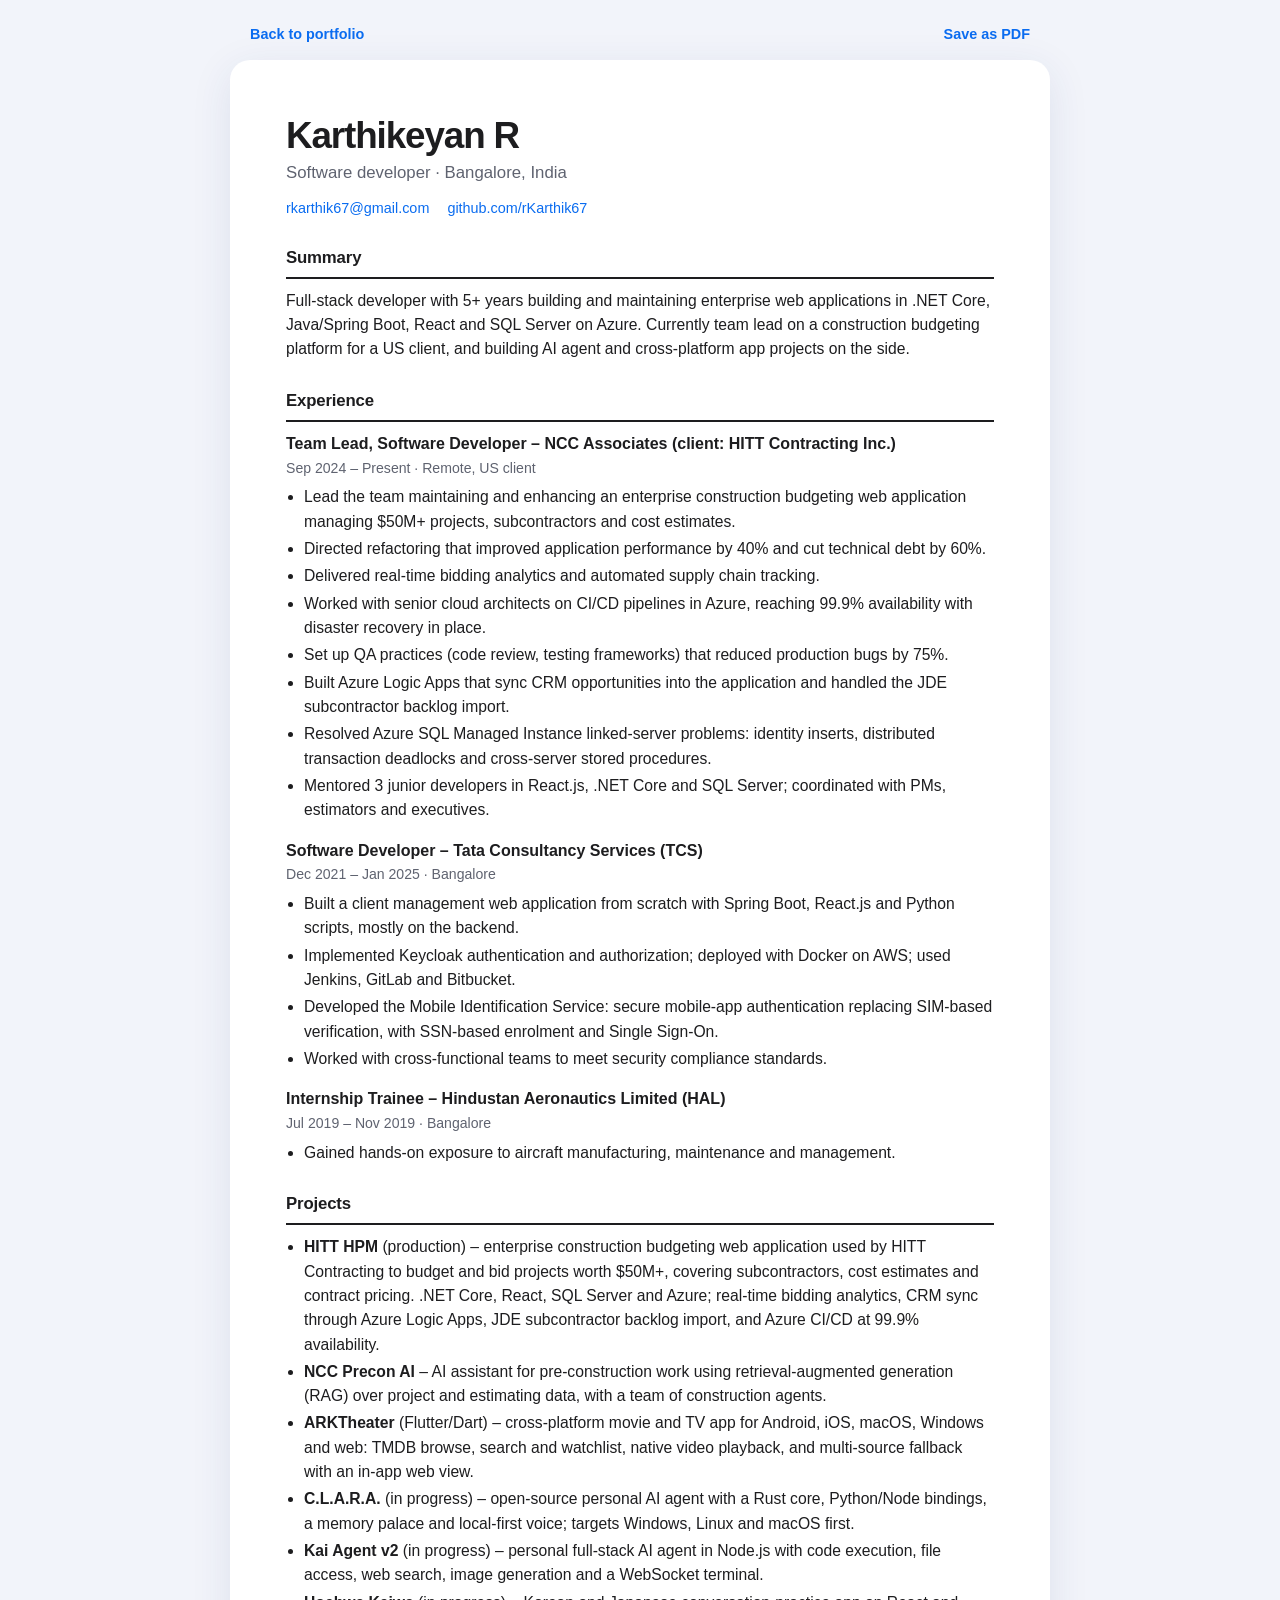
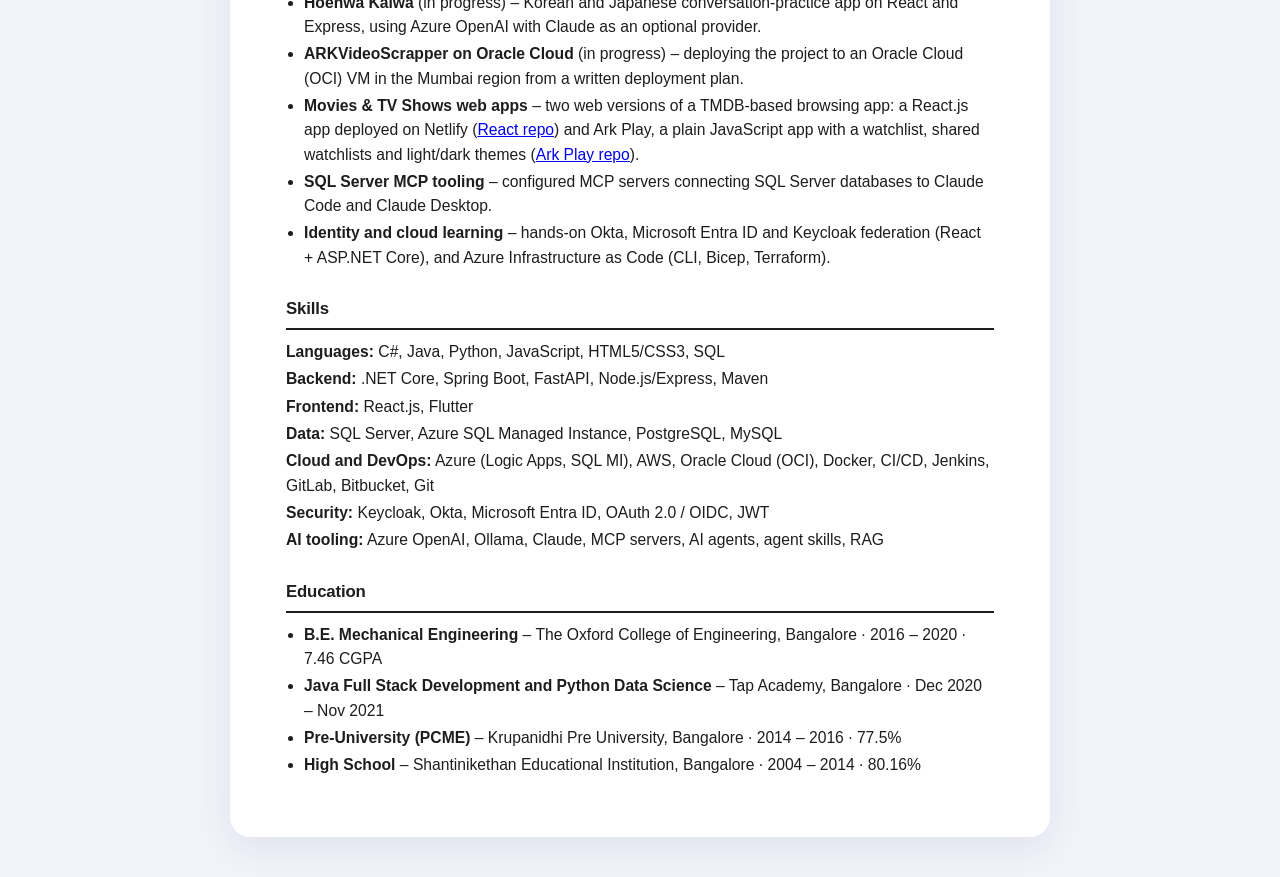
<file: portfolio-v2/resume.html>
<!doctype html>
<html lang="en">
<head>
<meta charset="utf-8">
<meta name="viewport" content="width=device-width, initial-scale=1">
<title>Karthikeyan R – Resume</title>
<meta name="description" content="Resume of Karthikeyan R, full-stack software developer in Bangalore.">
<style>
:root{--text:#1d1d1f;--muted:#5f6370;--accent:#0a6cf0;--line:#e3e5ec;--bg:#f2f4fa;--page:#fff;
  --font:-apple-system,BlinkMacSystemFont,"SF Pro Text",Inter,"Segoe UI",Roboto,Helvetica,Arial,sans-serif}
*{box-sizing:border-box}
body{margin:0;background:var(--bg);color:var(--text);font:400 .98rem/1.55 var(--font);-webkit-font-smoothing:antialiased}
.bar{max-width:820px;margin:20px auto 0;padding:0 20px;display:flex;justify-content:space-between;gap:12px;flex-wrap:wrap}
.bar a,.bar button{font:600 .9rem var(--font);color:var(--accent);text-decoration:none;background:none;border:0;cursor:pointer;padding:6px 0}
.page{max-width:820px;margin:12px auto 40px;background:var(--page);padding:clamp(24px,6vw,56px);border-radius:20px;box-shadow:0 10px 40px rgba(40,60,120,.1)}
h1{font-size:2.3rem;line-height:1.1;letter-spacing:-.03em;margin:0 0 4px}
.role{color:var(--muted);margin:0 0 10px;font-size:1.05rem}
.contact{display:flex;flex-wrap:wrap;gap:4px 18px;font-size:.9rem;color:var(--muted);margin-bottom:6px}
.contact a{color:var(--accent);text-decoration:none}
h2{font-size:1.05rem;letter-spacing:-.01em;margin:26px 0 10px;padding-bottom:6px;border-bottom:2px solid var(--text)}
h3{font-size:1rem;margin:0}
.job{margin-bottom:16px;break-inside:avoid}
.job .meta{color:var(--muted);font-size:.88rem;margin:1px 0 6px}
ul{margin:4px 0 0;padding-left:1.15em}li{margin:3px 0}
p{margin:0 0 8px}
.skills li{list-style:none;margin:3px 0;padding:0}.skills ul{padding:0}
@media print{
  body{background:#fff;font-size:10pt}.bar{display:none}
  .page{box-shadow:none;margin:0;padding:0;border-radius:0;max-width:none}
  a{color:var(--text)}@page{margin:16mm}
}
</style>
</head>
<body>
<div class="bar"><a href="index.html">Back to portfolio</a><button onclick="window.print()">Save as PDF</button></div>
<main class="page">
  <h1>Karthikeyan R</h1>
  <p class="role">Software developer · Bangalore, India</p>
  <div class="contact"><a href="mailto:rkarthik67@gmail.com">rkarthik67@gmail.com</a><a href="https://github.com/rKarthik67">github.com/rKarthik67</a></div>

  <h2>Summary</h2>
  <p>Full-stack developer with 5+ years building and maintaining enterprise web applications in .NET Core, Java/Spring Boot, React and SQL Server on Azure. Currently team lead on a construction budgeting platform for a US client, and building AI agent and cross-platform app projects on the side.</p>

  <h2>Experience</h2>
  <div class="job">
    <h3>Team Lead, Software Developer – NCC Associates (client: HITT Contracting Inc.)</h3>
    <p class="meta">Sep 2024 – Present · Remote, US client</p>
    <ul>
      <li>Lead the team maintaining and enhancing an enterprise construction budgeting web application managing $50M+ projects, subcontractors and cost estimates.</li>
      <li>Directed refactoring that improved application performance by 40% and cut technical debt by 60%.</li>
      <li>Delivered real-time bidding analytics and automated supply chain tracking.</li>
      <li>Worked with senior cloud architects on CI/CD pipelines in Azure, reaching 99.9% availability with disaster recovery in place.</li>
      <li>Set up QA practices (code review, testing frameworks) that reduced production bugs by 75%.</li>
      <li>Built Azure Logic Apps that sync CRM opportunities into the application and handled the JDE subcontractor backlog import.</li>
      <li>Resolved Azure SQL Managed Instance linked-server problems: identity inserts, distributed transaction deadlocks and cross-server stored procedures.</li>
      <li>Mentored 3 junior developers in React.js, .NET Core and SQL Server; coordinated with PMs, estimators and executives.</li>
    </ul>
  </div>
  <div class="job">
    <h3>Software Developer – Tata Consultancy Services (TCS)</h3>
    <p class="meta">Dec 2021 – Jan 2025 · Bangalore</p>
    <ul>
      <li>Built a client management web application from scratch with Spring Boot, React.js and Python scripts, mostly on the backend.</li>
      <li>Implemented Keycloak authentication and authorization; deployed with Docker on AWS; used Jenkins, GitLab and Bitbucket.</li>
      <li>Developed the Mobile Identification Service: secure mobile-app authentication replacing SIM-based verification, with SSN-based enrolment and Single Sign-On.</li>
      <li>Worked with cross-functional teams to meet security compliance standards.</li>
    </ul>
  </div>
  <div class="job">
    <h3>Internship Trainee – Hindustan Aeronautics Limited (HAL)</h3>
    <p class="meta">Jul 2019 – Nov 2019 · Bangalore</p>
    <ul><li>Gained hands-on exposure to aircraft manufacturing, maintenance and management.</li></ul>
  </div>

  <h2>Projects</h2>
  <ul>
    <li><b>HITT HPM</b> (production) – enterprise construction budgeting web application used by HITT Contracting to budget and bid projects worth $50M+, covering subcontractors, cost estimates and contract pricing. .NET Core, React, SQL Server and Azure; real-time bidding analytics, CRM sync through Azure Logic Apps, JDE subcontractor backlog import, and Azure CI/CD at 99.9% availability.</li>
    <li><b>NCC Precon AI</b> – AI assistant for pre-construction work using retrieval-augmented generation (RAG) over project and estimating data, with a team of construction agents.</li>
    <li><b>ARKTheater</b> (Flutter/Dart) – cross-platform movie and TV app for Android, iOS, macOS, Windows and web: TMDB browse, search and watchlist, native video playback, and multi-source fallback with an in-app web view.</li>
    <li><b>C.L.A.R.A.</b> (in progress) – open-source personal AI agent with a Rust core, Python/Node bindings, a memory palace and local-first voice; targets Windows, Linux and macOS first.</li>
    <li><b>Kai Agent v2</b> (in progress) – personal full-stack AI agent in Node.js with code execution, file access, web search, image generation and a WebSocket terminal.</li>
    <li><b>Hoehwa Kaiwa</b> (in progress) – Korean and Japanese conversation-practice app on React and Express, using Azure OpenAI with Claude as an optional provider.</li>
    <li><b>ARKVideoScrapper on Oracle Cloud</b> (in progress) – deploying the project to an Oracle Cloud (OCI) VM in the Mumbai region from a written deployment plan.</li>
    <li><b>Movies &amp; TV Shows web apps</b> – two web versions of a TMDB-based browsing app: a React.js app deployed on Netlify (<a href="https://github.com/rKarthik67/Movie-and-tv-show-2">React repo</a>) and Ark Play, a plain JavaScript app with a watchlist, shared watchlists and light/dark themes (<a href="https://github.com/rKarthik67/ark-theater-play-web">Ark Play repo</a>).</li>
    <li><b>SQL Server MCP tooling</b> – configured MCP servers connecting SQL Server databases to Claude Code and Claude Desktop.</li>
    <li><b>Identity and cloud learning</b> – hands-on Okta, Microsoft Entra ID and Keycloak federation (React + ASP.NET Core), and Azure Infrastructure as Code (CLI, Bicep, Terraform).</li>
  </ul>

  <h2>Skills</h2>
  <div class="skills"><ul>
    <li><b>Languages:</b> C#, Java, Python, JavaScript, HTML5/CSS3, SQL</li>
    <li><b>Backend:</b> .NET Core, Spring Boot, FastAPI, Node.js/Express, Maven</li>
    <li><b>Frontend:</b> React.js, Flutter</li>
    <li><b>Data:</b> SQL Server, Azure SQL Managed Instance, PostgreSQL, MySQL</li>
    <li><b>Cloud and DevOps:</b> Azure (Logic Apps, SQL MI), AWS, Oracle Cloud (OCI), Docker, CI/CD, Jenkins, GitLab, Bitbucket, Git</li>
    <li><b>Security:</b> Keycloak, Okta, Microsoft Entra ID, OAuth 2.0 / OIDC, JWT</li>
    <li><b>AI tooling:</b> Azure OpenAI, Ollama, Claude, MCP servers, AI agents, agent skills, RAG</li>
  </ul></div>

  <h2>Education</h2>
  <ul>
    <li><b>B.E. Mechanical Engineering</b> – The Oxford College of Engineering, Bangalore · 2016 – 2020 · 7.46 CGPA</li>
    <li><b>Java Full Stack Development and Python Data Science</b> – Tap Academy, Bangalore · Dec 2020 – Nov 2021</li>
    <li><b>Pre-University (PCME)</b> – Krupanidhi Pre University, Bangalore · 2014 – 2016 · 77.5%</li>
    <li><b>High School</b> – Shantinikethan Educational Institution, Bangalore · 2004 – 2014 · 80.16%</li>
  </ul>
</main>
</body>
</html>
</file>
